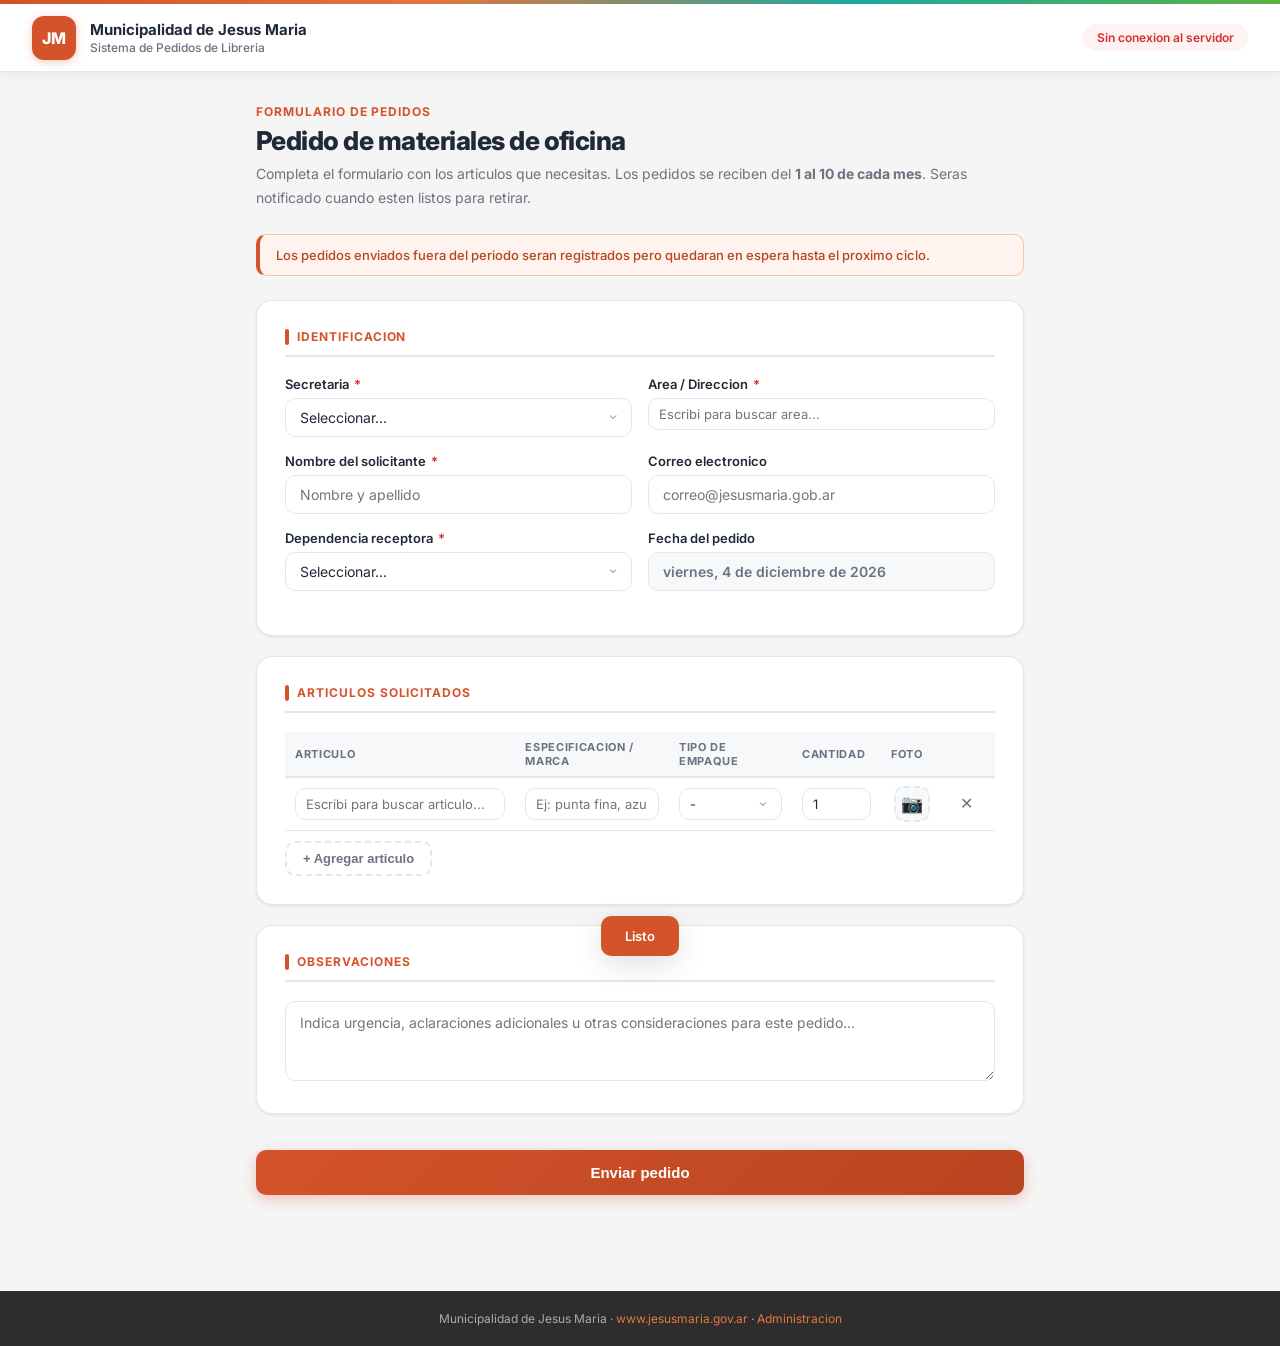
<file: index.html>
<!DOCTYPE html>
<html lang="es">
<head>
<meta charset="UTF-8" />
<meta name="viewport" content="width=device-width, initial-scale=1.0" />
<title>Pedido de Libreria - Municipalidad de Jesus Maria</title>
<meta property="og:title" content="Pedido de Libreria - Municipalidad de Jesus Maria" />
<meta property="og:description" content="Sistema de pedidos de materiales de oficina y libreria para la Municipalidad de Jesus Maria." />
<meta property="og:type" content="website" />
<meta name="description" content="Sistema de pedidos de materiales de oficina y libreria para la Municipalidad de Jesus Maria." />
<link href="https://fonts.googleapis.com/css2?family=Inter:wght@400;500;600;700;800&display=swap" rel="stylesheet">
<style>
  :root {
    --naranja:#D4532B;--naranja-oscuro:#B8441F;--naranja-claro:#E8763F;
    --naranja-bg:#FEF3EE;--naranja-border:#F6C5A8;
    --teal:#1DACA3;--teal-bg:#E6F8F7;--teal-border:#A3E0DC;
    --verde:#5FB445;--verde-bg:#EDF7E9;--verde-border:#B5D9A3;
    --rojo:#D32F2F;--rojo-bg:#FEF2F2;--rojo-border:#FFCDD2;
    --gris:#6B7280;--gris-claro:#F7F8FA;--gris-borde:#E5E7EB;
    --texto:#1F2937;--texto-sec:#6B7280;--blanco:#FFFFFF;
    --radio:10px;--radio-lg:16px;
    --sombra:0 1px 3px rgba(0,0,0,0.06),0 1px 2px rgba(0,0,0,0.04);
    --sombra-md:0 4px 16px rgba(0,0,0,0.08);
    --sombra-lg:0 8px 30px rgba(0,0,0,0.12);
  }
  *{box-sizing:border-box;margin:0;padding:0;}
  body{font-family:'Inter','Segoe UI',system-ui,sans-serif;background:#F5F5F5;color:var(--texto);font-size:15px;min-height:100vh;}
  .top-accent{height:4px;background:linear-gradient(90deg,var(--naranja),var(--naranja-claro),var(--teal),var(--verde));}
  .topbar{background:var(--blanco);padding:0 2rem;display:flex;align-items:center;justify-content:space-between;height:68px;position:sticky;top:0;z-index:100;box-shadow:0 2px 12px rgba(0,0,0,0.06);border-bottom:1px solid var(--gris-borde);}
  .topbar-left{display:flex;align-items:center;gap:14px;}
  .topbar-logo{width:44px;height:44px;border-radius:12px;background:var(--naranja);display:flex;align-items:center;justify-content:center;font-size:16px;font-weight:800;flex-shrink:0;color:white;box-shadow:0 2px 8px rgba(212,83,43,0.3);}
  .topbar-title{font-size:15px;font-weight:700;color:var(--texto);}
  .topbar-sub{font-size:12px;color:var(--texto-sec);margin-top:1px;font-weight:500;}
  .form-page{max-width:800px;margin:2rem auto;padding:0 1rem 3rem;}
  .form-header{margin-bottom:1.5rem;}
  .form-header .section-label{font-size:12px;font-weight:700;text-transform:uppercase;letter-spacing:0.08em;color:var(--naranja);margin-bottom:6px;}
  .form-header h1{font-size:26px;font-weight:800;color:var(--texto);letter-spacing:-0.02em;}
  .form-header p{font-size:14px;color:var(--texto-sec);margin-top:6px;line-height:1.7;}
  .notice{display:flex;align-items:center;gap:10px;background:var(--naranja-bg);border:1px solid var(--naranja-border);border-radius:var(--radio);padding:12px 16px;margin-bottom:1.5rem;font-size:13px;color:var(--naranja-oscuro);font-weight:500;border-left:4px solid var(--naranja);}
  .card{background:var(--blanco);border-radius:var(--radio-lg);border:1px solid var(--gris-borde);padding:1.75rem;margin-bottom:1.25rem;box-shadow:var(--sombra);}
  .card-title{font-size:12px;font-weight:700;color:var(--naranja);text-transform:uppercase;letter-spacing:0.08em;margin-bottom:1.2rem;padding-bottom:10px;border-bottom:2px solid var(--gris-borde);display:flex;align-items:center;gap:8px;}
  .card-title::before{content:'';width:4px;height:16px;background:var(--naranja);border-radius:2px;display:inline-block;}
  .grid-2{display:grid;grid-template-columns:1fr 1fr;gap:16px;}
  .field{margin-bottom:16px;}
  .field:last-child{margin-bottom:0;}
  label{display:block;font-size:13px;font-weight:600;color:var(--texto);margin-bottom:6px;}
  label .req{color:var(--rojo);margin-left:2px;}
  input[type=text],input[type=email],input[type=number],select,textarea{width:100%;padding:10px 14px;border:1.5px solid var(--gris-borde);border-radius:var(--radio);font-size:14px;font-family:inherit;color:var(--texto);background:var(--blanco);transition:border-color 0.2s,box-shadow 0.2s;outline:none;}
  input:focus,select:focus,textarea:focus{border-color:var(--naranja);box-shadow:0 0 0 3px rgba(212,83,43,0.1);}
  textarea{resize:vertical;min-height:80px;line-height:1.5;}
  select{appearance:none;background-image:url("data:image/svg+xml,%3Csvg xmlns='http://www.w3.org/2000/svg' width='12' height='12' viewBox='0 0 24 24' fill='none' stroke='%236b7280' stroke-width='2'%3E%3Cpolyline points='6 9 12 15 18 9'/%3E%3C/svg%3E");background-repeat:no-repeat;background-position:right 12px center;padding-right:32px;}
  .items-table{width:100%;border-collapse:collapse;font-size:13px;margin-bottom:10px;}
  .items-table th{text-align:left;font-size:11px;font-weight:700;color:var(--texto-sec);text-transform:uppercase;letter-spacing:0.06em;padding:8px 10px;background:var(--gris-claro);border-bottom:2px solid var(--gris-borde);}
  .items-table td{padding:8px 10px;border-bottom:1px solid var(--gris-borde);vertical-align:middle;}
  .items-table td select,.items-table td input{font-size:13px;padding:7px 10px;}
  .items-table td input[type=number]{max-width:80px;}
  .ac-wrap{position:relative;width:100%;}
  .ac-wrap input.ac-input{width:100%;padding:7px 10px;font-size:13px;border:1.5px solid var(--gris-borde);border-radius:var(--radio);font-family:inherit;color:var(--texto);background:var(--blanco);outline:none;transition:border-color 0.2s,box-shadow 0.2s;}
  .ac-wrap input.ac-input:focus{border-color:var(--naranja);box-shadow:0 0 0 3px rgba(212,83,43,0.1);}
  .ac-wrap input.ac-input.ac-selected{background:var(--verde-bg);border-color:var(--verde-border);}
  .ac-list{position:absolute;top:100%;left:0;right:0;background:white;border:1.5px solid var(--gris-borde);border-top:none;border-radius:0 0 var(--radio) var(--radio);max-height:220px;overflow-y:auto;z-index:50;box-shadow:var(--sombra-md);display:none;}
  .ac-list.open{display:block;}
  .ac-list .ac-item{padding:8px 12px;font-size:13px;cursor:pointer;border-bottom:1px solid var(--gris-borde);color:var(--texto);transition:background 0.1s;}
  .ac-list .ac-item:last-child{border-bottom:none;}
  .ac-list .ac-item:hover,.ac-list .ac-item.ac-active{background:var(--naranja-bg);color:var(--naranja);}
  .ac-list .ac-item mark{background:#FBBF24;color:var(--texto);border-radius:2px;padding:0 1px;}
  .ac-list .ac-empty{padding:12px;font-size:13px;color:var(--texto-sec);text-align:center;}
  .btn-icon{background:none;border:none;cursor:pointer;padding:5px 8px;border-radius:6px;color:var(--texto-sec);font-size:16px;line-height:1;transition:all 0.15s;}
  .btn-icon:hover{background:var(--rojo-bg);color:var(--rojo);}
  .photo-cell{text-align:center;}
  .photo-btn{display:inline-flex;align-items:center;justify-content:center;width:36px;height:36px;border:2px dashed var(--gris-borde);border-radius:var(--radio);background:var(--gris-claro);color:var(--texto-sec);cursor:pointer;font-size:18px;transition:all 0.2s;}
  .photo-btn:hover{border-color:var(--naranja);color:var(--naranja);background:var(--naranja-bg);}
  .photo-btn.has-photo{border-style:solid;border-color:var(--verde-border);background:var(--verde-bg);color:var(--verde);}
  .photo-preview{width:40px;height:40px;border-radius:var(--radio);object-fit:cover;border:1px solid var(--gris-borde);cursor:pointer;}
  .btn-add{display:inline-flex;align-items:center;gap:6px;font-size:13px;font-weight:600;padding:8px 16px;border:2px dashed var(--gris-borde);border-radius:var(--radio);background:transparent;color:var(--texto-sec);cursor:pointer;transition:all 0.2s;}
  .btn-add:hover{border-color:var(--naranja);color:var(--naranja);background:var(--naranja-bg);}
  .btn-primary{display:inline-flex;align-items:center;justify-content:center;gap:8px;padding:14px 28px;background:linear-gradient(135deg,var(--naranja),var(--naranja-oscuro));color:white;border:none;border-radius:var(--radio);font-size:15px;font-weight:700;cursor:pointer;transition:all 0.2s;width:100%;margin-top:1rem;box-shadow:0 4px 14px rgba(212,83,43,0.3);}
  .btn-primary:hover{background:linear-gradient(135deg,var(--naranja-oscuro),#9A3A17);box-shadow:0 6px 20px rgba(212,83,43,0.4);transform:translateY(-1px);}
  .btn-primary:disabled{opacity:0.6;cursor:not-allowed;transform:none;box-shadow:none;}
  .success-panel{display:none;background:var(--verde-bg);border:1px solid var(--verde-border);border-radius:var(--radio-lg);padding:2.5rem;text-align:center;margin-top:1rem;box-shadow:var(--sombra-md);}
  .success-panel .icon{font-size:52px;margin-bottom:14px;}
  .success-panel h2{font-size:22px;font-weight:800;color:var(--verde);margin-bottom:10px;}
  .success-panel p{font-size:14px;color:var(--texto-sec);margin-bottom:1.5rem;line-height:1.6;}
  .btn-secondary{display:inline-flex;align-items:center;gap:6px;padding:10px 20px;border:1.5px solid var(--gris-borde);border-radius:var(--radio);background:white;color:var(--texto);font-size:13px;font-weight:600;cursor:pointer;transition:all 0.2s;}
  .btn-secondary:hover{background:var(--gris-claro);border-color:var(--naranja);color:var(--naranja);}
  .conn-bar{font-size:12px;padding:6px 14px;border-radius:20px;font-weight:600;display:inline-flex;align-items:center;gap:6px;}
  .conn-ok{background:var(--verde-bg);color:var(--verde);}
  .conn-err{background:var(--rojo-bg);color:var(--rojo);}
  .conn-wait{background:var(--naranja-bg);color:var(--naranja);}
  .toast{position:fixed;bottom:24px;left:50%;transform:translateX(-50%) translateY(80px);background:var(--naranja);color:white;padding:12px 24px;border-radius:var(--radio);font-size:13px;font-weight:600;display:flex;align-items:center;gap:8px;transition:transform 0.3s ease;z-index:999;pointer-events:none;box-shadow:var(--sombra-lg);white-space:nowrap;}
  .toast.show{transform:translateX(-50%) translateY(0);}
  .footer{background:#2D2D2D;color:rgba(255,255,255,0.6);text-align:center;padding:20px;font-size:12px;margin-top:3rem;}
  .footer a{color:var(--naranja-claro);text-decoration:none;}
  @media(max-width:640px){
    @media(max-width:640px){
  .grid-2{grid-template-columns:1fr;}
  .topbar{padding:0 1rem;height:60px;}
  .topbar-sub{display:none;}
  .form-page{padding:0 0.75rem 2rem;margin-top:1.5rem;}

  /* Tabla de articulos en mobile: cada fila se apila */
  .items-table thead{display:none;}
  .items-table tbody tr{
    display:block;
    border:1.5px solid var(--gris-borde);
    border-radius:var(--radio);
    margin-bottom:12px;
    padding:10px;
    background:white;
  }
  .items-table td{
    display:block;
    border:none;
    padding:4px 0;
    font-size:13px;
  }
  .items-table td::before{
    content:attr(data-label);
    font-size:10px;
    font-weight:700;
    text-transform:uppercase;
    color:var(--texto-sec);
    display:block;
    margin-bottom:3px;
  }
  .items-table td input[type=number]{max-width:100%;}
  .photo-cell{display:flex;align-items:center;gap:10px;}
}
  }
</style>
</head>
<body>
<div class="top-accent"></div>
<div class="topbar">
  <div class="topbar-left">
    <div class="topbar-logo">JM</div>
    <div>
      <div class="topbar-title">Municipalidad de Jesus Maria</div>
      <div class="topbar-sub">Sistema de Pedidos de Libreria</div>
    </div>
  </div>
  <div id="conn-indicator" class="conn-bar conn-wait">Conectando...</div>
</div>

<div class="form-page">
  <div class="form-header">
    <div class="section-label">Formulario de pedidos</div>
    <h1>Pedido de materiales de oficina</h1>
    <p>Completa el formulario con los articulos que necesitas. Los pedidos se reciben del <strong>1 al 10 de cada mes</strong>. Seras notificado cuando esten listos para retirar.</p>
  </div>
  <div class="notice">Los pedidos enviados fuera del periodo seran registrados pero quedaran en espera hasta el proximo ciclo.</div>

  <div id="formulario-wrap">
    <div class="card">
      <div class="card-title">Identificacion</div>
      <div class="grid-2">
        <div class="field">
          <label>Secretaria <span class="req">*</span></label>
          <select id="f-secretaria">
            <option value="">Seleccionar...</option>
            <option>Intendencia</option>
            <option>Coordinacion de Gestion y Planificacion Estrategica</option>
            <option>Gobierno</option>
            <option>Promocion Humana</option>
            <option>Hacienda y Finanzas</option>
            <option>Desarrollo Urbano</option>
            <option>Asesoria Letrada</option>
          </select>
        </div>
        <div class="field">
          <label>Area / Direccion <span class="req">*</span></label>
          <div class="ac-wrap" id="ac-wrap-area">
            <input type="text" class="ac-input" id="f-area" placeholder="Escribi para buscar area..." autocomplete="off" data-value="" />
            <div class="ac-list" id="ac-list-area"></div>
          </div>
        </div>
      </div>
      <div class="grid-2">
        <div class="field">
          <label>Nombre del solicitante <span class="req">*</span></label>
          <input type="text" id="f-nombre" placeholder="Nombre y apellido" />
        </div>
        <div class="field">
          <label>Correo electronico</label>
          <input type="email" id="f-email" placeholder="correo@jesusmaria.gob.ar" />
        </div>
      </div>
      <div class="grid-2">
        <div class="field">
          <label>Dependencia receptora <span class="req">*</span></label>
          <select id="f-dependencia">
            <option value="">Seleccionar...</option>
            <option>Edificio Centro</option>
            <option>Obrador (Pa&ntilde;ol)</option>
            <option>Almafuerte 451 (ex Imei)</option>            
          </select>
        </div>
        <div class="field">
          <label>Fecha del pedido</label>
          <input type="text" id="f-fecha" readonly style="background:var(--gris-claro);color:var(--texto-sec);cursor:default;font-weight:600" />
        </div>
      </div>
    </div>

    <div class="card">
      <div class="card-title">Articulos solicitados</div>
      <table class="items-table">
        <thead>
          <tr>
            <th style="width:30%">Articulo</th>
            <th style="width:20%">Especificacion / Marca</th>
            <th style="width:16%">Tipo de empaque</th>
            <th style="width:10%">Cantidad</th>
            <th style="width:8%">Foto</th>
            <th style="width:6%"></th>
          </tr>
        </thead>
        <tbody id="items-body"></tbody>
      </table>
      <button class="btn-add" onclick="addItem()">+ Agregar articulo</button>
    </div>

    <div class="card">
      <div class="card-title">Observaciones</div>
      <textarea id="f-obs" placeholder="Indica urgencia, aclaraciones adicionales u otras consideraciones para este pedido..."></textarea>
    </div>

    <button class="btn-primary" id="btn-enviar" onclick="submitPedido()">Enviar pedido</button>
  </div>

  <div class="success-panel" id="success-panel">
    <div class="icon">&#10004;</div>
    <h2>Pedido enviado correctamente!</h2>
    <p>Tu pedido fue registrado y el area de compras lo recibira en breve.<br>Te avisaran cuando este listo para retirar.</p>
    <button class="btn-secondary" onclick="nuevoFormulario()">Hacer otro pedido</button>
  </div>
</div>

<div class="footer">Municipalidad de Jesus Maria &middot; <a href="https://www.jesusmaria.gov.ar" target="_blank">www.jesusmaria.gov.ar</a> &middot; <a href="admin.html">Administracion</a></div>
<div class="toast" id="toast"><span id="toast-msg">Listo</span></div>

<script>
// ════════════════════════════════════════════════
//  CONFIGURACION  ← PEGAR TU URL AQUI
// ════════════════════════════════════════════════
const SCRIPT_URL = 'https://script.google.com/macros/s/AKfycbyiQGeLGs8zdt7wj16E7m6LtKqf5S_pNrjds7FF7HkjdSuAB6dZZJF3uJkSgSU_jp02Rw/exec'

// ════════════════════════════════════════════════
const AREAS = [
  'Agencia de Desarrollo Economico','Apross','Asesoría letrada','Archivo','Bromatologia','Capital Humano - RRHH','CAM Sierras y Parques',
  'Compras','Contaduria','Control de Transito y Gestion de Riesgos','Comunicación','Direccion de Control de Gestion',
  'Direccion de Cultura','Direccion de Deporte','Direccion de Educacion',
  'Direccion de Innovacion y Modernizacion','Direccion de Politicas Sociales',
  'Direccion de Recursos Tributarios','Eventos y Promocion Institucional',
  'Gestion Ambiental, Higiene Urbana y Servicios Publicos','Inclusion (Ninez - Discapacidad)',
  'Intendencia','Mesa de Entrada','Obras Privadas','Obras Publicas','Participacion Ciudadana',
  'Registro Civil','Salud y Calidad de Vida','Saneamiento','Sanidad Animal',
  'Secretaria de Coordinacion y Planificacion Estrategica','Secretaria de Desarrollo Urbano',
  'Secretaria de Gobierno','Secretaria de Hacienda','Secretaria de Promocion Humana',
  'Secretaria General','Sistemas','SubSecretaria de Gobierno','Tesoreria','Turismo',
  'Unidad de Politicas de Genero',  'Tribunal de Falta'
];

const CATALOGO_DEFAULT = [
  "1003042494 - Abrochadora","1003109375 - Abrojo","1003112199 - Acrilico decorativo * 200cc",
  "1003111967 - Acrilico decorativo * 50cc","1003047256 - Acuarela","1003112201 - Adhesivo mod podge * 200cc",
  "1003060232 - Adhesivo sintetico blanco","1003112203 - Adhesivo sintetico con glitter * 38 grs",
  "1003099679 - Adhesivo sintetico en barra","1003108641 - Adhesivo sintetico transparente",
  "1003033148 - Agenda","1003112309 - Aguja de coser a mano","1003112310 - Aguja para maquina de coser n 11",
  "1003112311 - Aguja para maquina de coser n 14","1003110988 - Alfiler con cabeza de metal niquelado",
  "1003064201 - Alfiler de gancho","1003094863 - Alfilere con cabeza colore","1003108083 - Almohadilla",
  "1003112202 - Antifaz de carton con elastico","1003110172 - Arcilla","1003111943 - Aro metalico para carpeta",
  "1003049739 - Asta de madera","1003107232 - Banda elastica latex","1003111936 - Banda para escolta",
  "1003111185 - Bandeja apilable con bisagra","1003083004 - Bandeja portapapeles metalica",
  "1003023798 - Bandera","1003106853 - Banderin de mano","1003110042 - Barra de silicona para pistola",
  "1003111968 - Base acrilica * 200cc","1003112175 - Bastidor de tela","1003112302 - Bengala de humo",
  "1003013765 - Bibliorato oficio reforzado","1003041968 - Block 24 hojas dibujo oficio",
  "1003020607 - Block 400 hojas cuadriculado","1003011783 - Block 48 hojas rayado",
  "1003080242 - Block de hojas para rotafolio","1003111942 - Block hojas de dibujo a5",
  "1003112271 - Block hojas oficio para acuarelas * 12 unidades","1003112206 - Bobina de papel sulfito",
  "1003112256 - Boligrafo color negro","1003103125 - Bolsa boutique de 25 * 35 cm",
  "1003112280 - Bolsa de celofan transparente 30cm * 45cm * 100 unidades",
  "1003112281 - Bolsa de tela mecanica 20 * 15 cm","1003108266 - Bolsa kraft c/manija",
  "1003112279 - Bolsa transparente p/ regalo 25cm * 25cm","1003075181 - Borrador para pizarra",
  "1003112207 - Brillantina * 4 grs","1003112205 - Brillantina * 8 grs","1003075231 - Broche aprieta papel",
  "1003109392 - Broche dorado n 4 mariposa * 100 un","1003082892 - Broche para abrochadora 10/50",
  "1003051338 - Broche para abrochadora 24/6","1003022629 - Caja archivo de carton triplex",
  "1003047247 - Caja archivo plastica","1003095934 - Caja de carton para archivo 26cm * 32cm * 45cm",
  "1003072650 - Caja de carton para regalo","1003112236 - Caja empanada micro * 100",
  "1003112306 - Calculadora cientifica","1003017828 - Calendario","1003112283 - Canica * 50 unidades",
  "1003018665 - Canutillo","1003050629 - Caratula para expediente","1003108946 - Carpeta a4 tapa transparente",
  "1003108357 - Carpeta colgante de carton","1003112266 - Carpeta colgante de plastico tamano oficio",
  "1003047961 - Carpeta oficio con compartimientos","1003060449 - Carpeta oficio tapa transparente",
  "1003038515 - Carpeta oficio de cartulina","1003111941 - Carton corrugado",
  "1003112286 - Carton gris 70cm* 100cm * 2.5mm","1003027344 - Cartulina",
  "1003110906 - Cera para contar billetes","1003057878 - Chinches * 100 un","1003112259 - Cinta bifaz",
  "1003045705 - Cinta correctora","1003057875 - Cinta de embalar 48 mm * 50 mt transparente",
  "1003112012 - Cinta falletina de 1.40 * 10 mtrs","1003112013 - Cinta falletina de 1.40 * 50 mtrs",
  "1003112210 - Cinta gross * 10mm","1003014978 - Cinta magica","1003072381 - Cinta ribbonette",
  "1003038530 - Cinta scotch pequena","1003112272 - Cinta scoth transparente 24 mm * 50 mtrs",
  "1003031148 - Clips metal n 4 * 100 un","1003107238 - Clips metal n 5 * 100 un",
  "1003058458 - Clips metal n 6 * 100 un","1003107239 - Clips metal n 8 * 100 un",
  "1003112294 - Colorante liquido * 50 cc","1003112304 - Compas escolar metalico de 115 mm",
  "1003015026 - Cordel porta credencial c/mosqueton","1003015635 - Crayones * 6 un",
  "1003051420 - Cuaderno 16*21 cm","1003088808 - Cuaderno forrado 9 * 14 cm con boligrafo",
  "1003051419 - Cuaderno oficio","1003112269 - Cuerina","1003111989 - Delineador vitral * 40cc",
  "1003042051 - Diccionario espanol-espanol","1003039494 - Diccionario espanol-ingles",
  "1003089097 - Elastico 6 mm * 100 mt","1003112261 - Escuadra de madera para modista * 60 cm",
  "1003112295 - Esencia liquida concentrada al agua * 500 cc","1003045130 - Etiqueta para lomo de bibliorato",
  "1003111978 - Exhibidor carpeta laminas decoupage * 80 motivos",
  "1003111980 - Exhibidor carpeta laminas sublimacion * 40 motivos",
  "1003111979 - Exhibidor carpeta stencil * 190 motivos","1003108087 - Fibra permanente",
  "1003004172 - Fibras * 12 un","1003108086 - Folio a4","1003035833 - Folio oficio",
  "1003112212 - Fotocopias","1003111990 - Gel para transferencia * 180cc","1003069148 - Gibre purpurina",
  "1003049204 - Globo","1003109373 - Globo pinata","1003082276 - Goma de borrar",
  "1003027206 - Goma eva","1003039059 - Goma eva estampada","1003112296 - Guillotina manual para papel",
  "1003112300 - Harina de madera de pino","1003112288 - Hilo cinta","1003067671 - Hilo de algodon 33 gr",
  "1003112273 - Hilo de algodon 40 gr","1003072385 - Hilo de coser","1003112312 - Hilo de filamento",
  "1003074549 - Hilo de nylon","1003112274 - Hilo de papel * 4mm * 100 mtrs",
  "1003112258 - Hilo polietileno 2.5 mm","1003038186 - Hilo sisal",
  "1003112305 - Hoja tamano rivadavia cuadriculada en paquete * 48","1003112001 - Iman 5 cm de diametro",
  "1003112265 - Kit * 12 pinceles punta chata","1003112263 - Kit * 12 pinceles punta redonda",
  "1003112264 - Kit * 6 pinceles punta chata","1003112262 - Kit * 6 pinceles punta redonda",
  "1003112291 - Kit de geometria escolar","1003112290 - Kit de geometria para pizarron de madera",
  "1003112276 - Kit*4 pinceletas punta chata","1003111974 - Laca poliuretanica 100 cc",
  "1003112120 - Lamina de acetato 50 * 70 cm","1003110624 - Lapicera azul trazo fino",
  "1003059051 - Lapicera azul trazo grueso","1003110625 - Lapicera negra trazo fino",
  "1003110623 - Lapicera negra trazo grueso","1003110622 - Lapicera roja trazo grueso",
  "1003110989 - Lapicera verde trazo fino","1003059053 - Lapiceras roja trazo fino",
  "1003061204 - Lapiz corrector","1003044223 - Lapiz de color * 12 un","1003049513 - Lapiz goma con escobilla",
  "1003003601 - Lapiz negro","1003005772 - Lapiz portamina","1003075949 - Lapiz portamina n 05",
  "1003112204 - Lentejuela cube 8 mm * 250 grs","1003112208 - Lentejuela cube 8 mm * 3 grs",
  "1003033189 - Libro artistico","1003105711 - Libro de actas * 100 folios",
  "1003023727 - Libro de actas * 200 folios","1003112260 - Libro de actas * 400 folios",
  "1003068231 - Libro de lectura infantil","1003072802 - Libro de texto",
  "1003111996 - Liquido para sublimar * 100cc","1003109687 - Maquillaje artistico",
  "1003045748 - Marcador al agua","1003048266 - Marcador al esmalte","1003110175 - Marcador indeleble",
  "1003033151 - Marcador para pizarra punta redonda","1003081340 - Microfibra",
  "1003081040 - Mina 0.5 mm p/portamina","1003112287 - Mini gomitas de pelo colores surtidos * 100",
  "1003111982 - Mod podge * 200 g","1003112297 - Molde para sahumerio cono invertido",
  "1003112298 - Molde para sahumerio esfera","1003112299 - Molde para sahumerio espiral",
  "1003111025 - Molinete de viento","1003042409 - Nepaco plastico * 50 un",
  "1003112301 - Nitrato de potasio polvo","1003014066 - Nota adhesiva 38*50 mm * 100 hojas",
  "1003051426 - Nota adhesiva 76*76 mm * 100 hojas","1003008880 - Nylon 1.40 mt 250 micrones",
  "1003112284 - Ojos moviles n 12 * 100 unidades","1003112285 - Ovillo de lana multicolor",
  "1003111988 - Oxido real * 3 ltrs","1003109835 - Palito de helado","1003021859 - Papel afiche",
  "1003112109 - Papel carbonico","1003072329 - Papel celofan","1003058282 - Papel crepe",
  "1003108609 - Papel de barrilete","1003004375 - Papel de forrar","1003021868 - Papel glace",
  "1003112292 - Papel grafiado","1003049247 - Papel madera","1003108976 - Papel para plotter",
  "1003108583 - Papel sulfito","1003111977 - Pasta de modelar * 200 cc","1003111976 - Pasta flexible * 200 cc",
  "1003111981 - Pasta petrea * 3 kgs","1003057161 - Perforadora","1003111951 - Pick up roller",
  "1003111991 - Pincel taponador n 10","1003111992 - Pincel taponador n 6",
  "1003111985 - Pintura vintage * 200 cc","1003111970 - Pintura vitral * 32cc",
  "1003035830 - Pistola para pegamento","1003112308 - Pizarra blanca 0.80 * 1 mt",
  "1003087491 - Pizarra blanca 1.20*0.90 mt","1003051431 - Pizarra blanca 1.20*1.50 mt",
  "1003038639 - Pizarra corcho","1003112209 - Plancha de corcho 45cm * 30cm * 4 mm",
  "1003112154 - Plancha de corcho 45cm * 60cm * 4 mm","1003075312 - Plancha de iman autoadhesivo a4",
  "1003065115 - Plancha de ojalillo","1003049245 - Plancha de plastico corrugado",
  "1003049669 - Plancha para plastificar","1003092169 - Plumas sinteticas * 50 un",
  "1003108864 - Porcelana fria","1003086906 - Porta block sujetador con tapa y clip a4",
  "1003097844 - Porta cinta scotch","1003112257 - Portataco","1003093679 - Pulsera de papel tyvek",
  "1003112211 - Pulsera magica fluo 22x3cm","1003035821 - Registro de asistencia escolar",
  "1003008818 - Regla","1003035013 - Repuesto de agenda","1003112303 - Repuesto de boligrafo",
  "1003038521 - Resaltador","1003107112 - Resma papel a3","1003011026 - Resma papel a4",
  "1003068351 - Resma papel legal","1003112275 - Resma papel obra","1003063983 - Rodillo entintador",
  "1003112278 - Rollo de elastico de embutir 1 cm (8mm) * 50 metros",
  "1003045380 - Rollo de papel p/maquina sumadora 57 mm","1003108088 - Rollo de papel p/maquina sumadora 60 mm",
  "1003080241 - Rotafolio con soporte","1003018119 - Rotulo adhesivo mediano s/renglon",
  "1003075946 - Saca gancho","1003052976 - Sacapuntas","1003032118 - Sello",
  "1003111995 - Sello bajo relieve","1003110221 - Senalador de pagina adhesivo de colores",
  "1003099470 - Separador cartulina a4","1003000719 - Separador cartulina oficio",
  "1003112277 - Sobre blanco a4 100gr","1003112000 - Sobre papel blanco 16*11.5 cm",
  "1003112289 - Sobre papel blanco 23,5 * 12 cm","1003112307 - Sobre papel madera 13 * 19 cm",
  "1003060241 - Sobre papel madera a4","1003108092 - Sobre papel madera doble oficio",
  "1003108091 - Sobre papel madera oficio","1003108093 - Sobre papel madera pequeno (19*24 cm)",
  "1003075311 - Tabla acrilica porta block a4","1003039812 - Tabla sujeta papeles",
  "1003033377 - Taco calendario","1003112213 - Tela friselina","1003027443 - Tela hule * 1.40 mt ancho",
  "1003032692 - Tempera","1003112267 - Test wppsi iv + rompecabezas de madera + cubos khos",
  "1003015869 - Tijera","1003019482 - Tinta para marcador","1003033745 - Tinta para sello",
  "1003082904 - Tiza blanca","1003108936 - Tiza de color","1003038667 - Trincheta (cutter)",
  "1003112293 - Varilla madera pino natural * 23 cm","1003112282 - Varilla porta globo * 50 unidades",
  "1003112270 - Vela","1003092827 - Vela de 200 gr","1003060472 - Vela de cumpleano",
  "1003112096 - Vela de noche blanca larga duracion 1.5 cm* 3.5 cm","1003112268 - Wisc v + cubos kohs"
];

let articulos = [...CATALOGO_DEFAULT];
let itemCount = 0;

async function apiCall(params) {
  const url = SCRIPT_URL + '?t=' + Date.now();
  const resp = await fetch(url, {
    method: 'POST',
    body: JSON.stringify(params)
  });
  return await resp.json();
}

async function init() {
  setConn('wait', 'Conectando...');
  try {
    const r = await apiCall({ action: 'get_catalogo' });
    if (r.ok && r.catalogo && r.catalogo.length) articulos = r.catalogo;
    setConn('ok', 'Conectado');
  } catch(e) {
    setConn('err', 'Sin conexion al servidor');
  }
  const hoy = new Date();
  document.getElementById('f-fecha').value =
    hoy.toLocaleDateString('es-AR', { weekday:'long', year:'numeric', month:'long', day:'numeric' });
  setupFieldAutocomplete('f-area','ac-list-area','ac-wrap-area', AREAS);
  addItem();
}

function setConn(type, msg) {
  const el = document.getElementById('conn-indicator');
  el.className = 'conn-bar conn-' + type;
  el.textContent = msg;
}

function addItem() {
  itemCount++;
  const id = itemCount;
  const tbody = document.getElementById('items-body');
  const tr = document.createElement('tr');
  tr.id = 'item-row-' + id;
  tr.innerHTML = `  
    <td data-label="Articulo"><div class="ac-wrap" id="ac-wrap-${id}">
      <input type="text" class="ac-input" placeholder="Escribi para buscar articulo..." autocomplete="off" data-value="" id="ac-input-${id}" />
      <div class="ac-list" id="ac-list-${id}"></div>
    </div></td>
    <td data-label="Especificacion / Marca"><input type="text" placeholder="Ej: punta fina, azul, N5..." /></td>
    <td data-label="Tipo de empaque"><select>
      <option value="">-</option>
      <option>Unidad</option><option>Caja</option><option>Resma</option>
      <option>Pack</option><option>Rollo</option><option>Block</option>
      <option>Par</option><option>Set</option><option>Bolsa</option><option>Metro</option>
    </select></td>
    <td data-label="Cantidad"><input type="number" min="1" value="1" /></td>
    <td data-label="Foto" class="photo-cell">
      <input type="file" accept="image/*" id="photo-input-${id}" style="display:none" onchange="previewPhoto(${id},this)" />
      <div id="photo-preview-${id}">
        <button type="button" class="photo-btn" onclick="document.getElementById('photo-input-${id}').click()" title="Agregar foto">&#128247;</button>
      </div>
    </td>
    <td data-label=""><button class="btn-icon" onclick="document.getElementById('item-row-${id}').remove()" title="Quitar">&#10005;</button></td>
  `;
  tbody.appendChild(tr);
  setupAutocomplete(id);
}

function setupFieldAutocomplete(inputId, listId, wrapId, options) {
  const input = document.getElementById(inputId);
  const list  = document.getElementById(listId);
  let activeIdx = -1;
  function renderList(query) {
    const q = query.toLowerCase().trim();
    let filtered = q ? options.filter(a => a.toLowerCase().includes(q)) : options;
    if (!filtered.length) { list.innerHTML = '<div class="ac-empty">No se encontraron resultados</div>'; list.classList.add('open'); return; }
    list.innerHTML = filtered.map((a,i) => {
      let display = a;
      if (q) { const idx = a.toLowerCase().indexOf(q); if (idx>=0) display = a.substring(0,idx)+'<mark>'+a.substring(idx,idx+q.length)+'</mark>'+a.substring(idx+q.length); }
      return `<div class="ac-item" data-value="${a.replace(/"/g,'&quot;')}">${display}</div>`;
    }).join('');
    list.classList.add('open'); activeIdx = -1;
  }
  function selectItem(v) { input.value=v; input.dataset.value=v; input.classList.add('ac-selected'); list.classList.remove('open'); }
  input.addEventListener('input', function(){ input.dataset.value=''; input.classList.remove('ac-selected'); renderList(this.value); });
  input.addEventListener('focus', function(){ renderList(this.value); });
  input.addEventListener('keydown', function(e){
    const items = list.querySelectorAll('.ac-item');
    if(e.key==='ArrowDown'){e.preventDefault();activeIdx=Math.min(activeIdx+1,items.length-1);items.forEach((el,i)=>el.classList.toggle('ac-active',i===activeIdx));if(items[activeIdx])items[activeIdx].scrollIntoView({block:'nearest'});}
    else if(e.key==='ArrowUp'){e.preventDefault();activeIdx=Math.max(activeIdx-1,0);items.forEach((el,i)=>el.classList.toggle('ac-active',i===activeIdx));if(items[activeIdx])items[activeIdx].scrollIntoView({block:'nearest'});}
    else if(e.key==='Enter'){e.preventDefault();if(activeIdx>=0&&items[activeIdx])selectItem(items[activeIdx].dataset.value);}
    else if(e.key==='Escape')list.classList.remove('open');
  });
  list.addEventListener('click', function(e){ const item=e.target.closest('.ac-item'); if(item)selectItem(item.dataset.value); });
  document.addEventListener('click', function(e){ if(!e.target.closest('#'+wrapId))list.classList.remove('open'); });
}

function setupAutocomplete(id) {
  const input = document.getElementById('ac-input-'+id);
  const list  = document.getElementById('ac-list-'+id);
  let activeIdx = -1;
  function renderList(query) {
    const q = query.toLowerCase().trim();
    let filtered = q ? articulos.filter(a=>a.toLowerCase().includes(q)) : articulos;
    if (!filtered.length) { list.innerHTML='<div class="ac-empty">No se encontraron articulos</div>'; list.classList.add('open'); return; }
    const maxShow = 50;
    list.innerHTML = filtered.slice(0,maxShow).map((a,i)=>{
      let display=a;
      if(q){const idx=a.toLowerCase().indexOf(q);if(idx>=0)display=a.substring(0,idx)+'<mark>'+a.substring(idx,idx+q.length)+'</mark>'+a.substring(idx+q.length);}
      return `<div class="ac-item" data-value="${a.replace(/"/g,'&quot;')}">${display}</div>`;
    }).join('');
    if(filtered.length>maxShow) list.innerHTML+=`<div class="ac-empty">...y ${filtered.length-maxShow} mas. Segui escribiendo.</div>`;
    list.classList.add('open'); activeIdx=-1;
  }
  function selectItem(v){ input.value=v; input.dataset.value=v; input.classList.add('ac-selected'); list.classList.remove('open'); }
  input.addEventListener('input',function(){ input.dataset.value=''; input.classList.remove('ac-selected'); renderList(this.value); });
  input.addEventListener('focus',function(){ renderList(this.value); });
  input.addEventListener('keydown',function(e){
    const items=list.querySelectorAll('.ac-item');
    if(e.key==='ArrowDown'){e.preventDefault();activeIdx=Math.min(activeIdx+1,items.length-1);items.forEach((el,i)=>el.classList.toggle('ac-active',i===activeIdx));if(items[activeIdx])items[activeIdx].scrollIntoView({block:'nearest'});}
    else if(e.key==='ArrowUp'){e.preventDefault();activeIdx=Math.max(activeIdx-1,0);items.forEach((el,i)=>el.classList.toggle('ac-active',i===activeIdx));if(items[activeIdx])items[activeIdx].scrollIntoView({block:'nearest'});}
    else if(e.key==='Enter'){e.preventDefault();if(activeIdx>=0&&items[activeIdx])selectItem(items[activeIdx].dataset.value);}
    else if(e.key==='Escape')list.classList.remove('open');
  });
  list.addEventListener('click',function(e){const item=e.target.closest('.ac-item');if(item)selectItem(item.dataset.value);});
  document.addEventListener('click',function(e){if(!e.target.closest('#ac-wrap-'+id))list.classList.remove('open');});
}

function resizeImage(file, maxW, maxH) {
  return new Promise((resolve) => {
    const reader = new FileReader();
    reader.onload = function(e) {
      const img = new Image();
      img.onload = function() {
        const canvas = document.createElement('canvas');
        let w = img.width, h = img.height;
        if (w > maxW || h > maxH) {
          const ratio = Math.min(maxW/w, maxH/h);
          w = Math.round(w*ratio); h = Math.round(h*ratio);
        }
        canvas.width = w; canvas.height = h;
        canvas.getContext('2d').drawImage(img, 0, 0, w, h);
        resolve(canvas.toDataURL('image/jpeg', 0.7));
      };
      img.src = e.target.result;
    };
    reader.readAsDataURL(file);
  });
}

function previewPhoto(id, input) {
  const file = input.files[0];
  if (!file) return;
  resizeImage(file, 400, 400).then(dataUrl => {
    const container = document.getElementById('photo-preview-'+id);
    container.innerHTML = `<img src="${dataUrl}" class="photo-preview" onclick="document.getElementById('photo-input-${id}').click()" title="Cambiar foto" />`;
    container.dataset.photo = dataUrl;
  });
}

function getItems() {
  return [...document.querySelectorAll('#items-body tr')].reduce((acc,row)=>{
    const acInput = row.querySelector('.ac-input');
    const artValue = acInput ? acInput.dataset.value : '';
    const esp = row.querySelectorAll('input[type=text]')[1];
    const empaque = row.querySelector('select');
    const cant = row.querySelector('input[type=number]');
    const photoContainer = row.querySelector('[id^="photo-preview-"]');
    const foto = photoContainer ? (photoContainer.dataset.photo || '') : '';
    if (artValue) acc.push({ articulo:artValue, especificacion:esp?.value||'', empaque:empaque?.value||'', cantidad:parseInt(cant?.value)||1, foto:foto });
    return acc;
  }, []);
}

async function submitPedido() {
  const sec    = document.getElementById('f-secretaria').value;
  const area   = document.getElementById('f-area').dataset.value || '';
  const nombre = document.getElementById('f-nombre').value.trim();
  const email  = document.getElementById('f-email').value.trim();
  const obs    = document.getElementById('f-obs').value.trim();
  const items  = getItems();

  const dependencia = document.getElementById('f-dependencia').value;

  if (!sec)          { alert('Selecciona la Secretaria.'); return; }
  if (!area)         { alert('Selecciona el Area.'); return; }
  if (!dependencia)  { alert('Selecciona la Dependencia receptora.'); return; }
  if (!nombre)       { alert('Ingresa el nombre del solicitante.'); return; }
  if (!items.length) { alert('Agrega al menos un articulo.'); return; }

  const btn = document.getElementById('btn-enviar');
  btn.disabled = true;
  btn.textContent = 'Guardando...';

  const now = new Date();
  try {
    const r = await apiCall({
      action: 'guardar_pedido',
      fecha:  now.toLocaleDateString('es-AR'),
      hora:   now.toLocaleTimeString('es-AR',{hour:'2-digit',minute:'2-digit'}),
      secretaria: sec, area, nombre, email, observaciones: obs,
      dependencia: dependencia,
      items: JSON.stringify(items)
    });
    btn.disabled = false;
    btn.textContent = 'Enviar pedido';
    if (r.ok) {
      document.getElementById('formulario-wrap').style.display = 'none';
      document.getElementById('success-panel').style.display   = 'block';
    } else {
      alert('Error al guardar: ' + (r.error || 'intenta de nuevo'));
    }
  } catch(e) {
    btn.disabled = false;
    btn.textContent = 'Enviar pedido';
    alert('Error de conexion. Verifica tu internet e intenta de nuevo.');
  }
}

function nuevoFormulario() {
  document.getElementById('formulario-wrap').style.display = 'block';
  document.getElementById('success-panel').style.display  = 'none';
  ['f-secretaria','f-dependencia','f-nombre','f-email','f-obs'].forEach(id=>{
    const el=document.getElementById(id);
    el.tagName==='SELECT'?el.selectedIndex=0:el.value='';
  });
  const a=document.getElementById('f-area'); a.value=''; a.dataset.value=''; a.classList.remove('ac-selected');
  document.getElementById('items-body').innerHTML='';
  itemCount=0; addItem();
}

function showToast(msg){ const t=document.getElementById('toast'); document.getElementById('toast-msg').textContent=msg; t.classList.add('show'); setTimeout(()=>t.classList.remove('show'),3000); }

init();
</script>
</body>
</html>
</file>
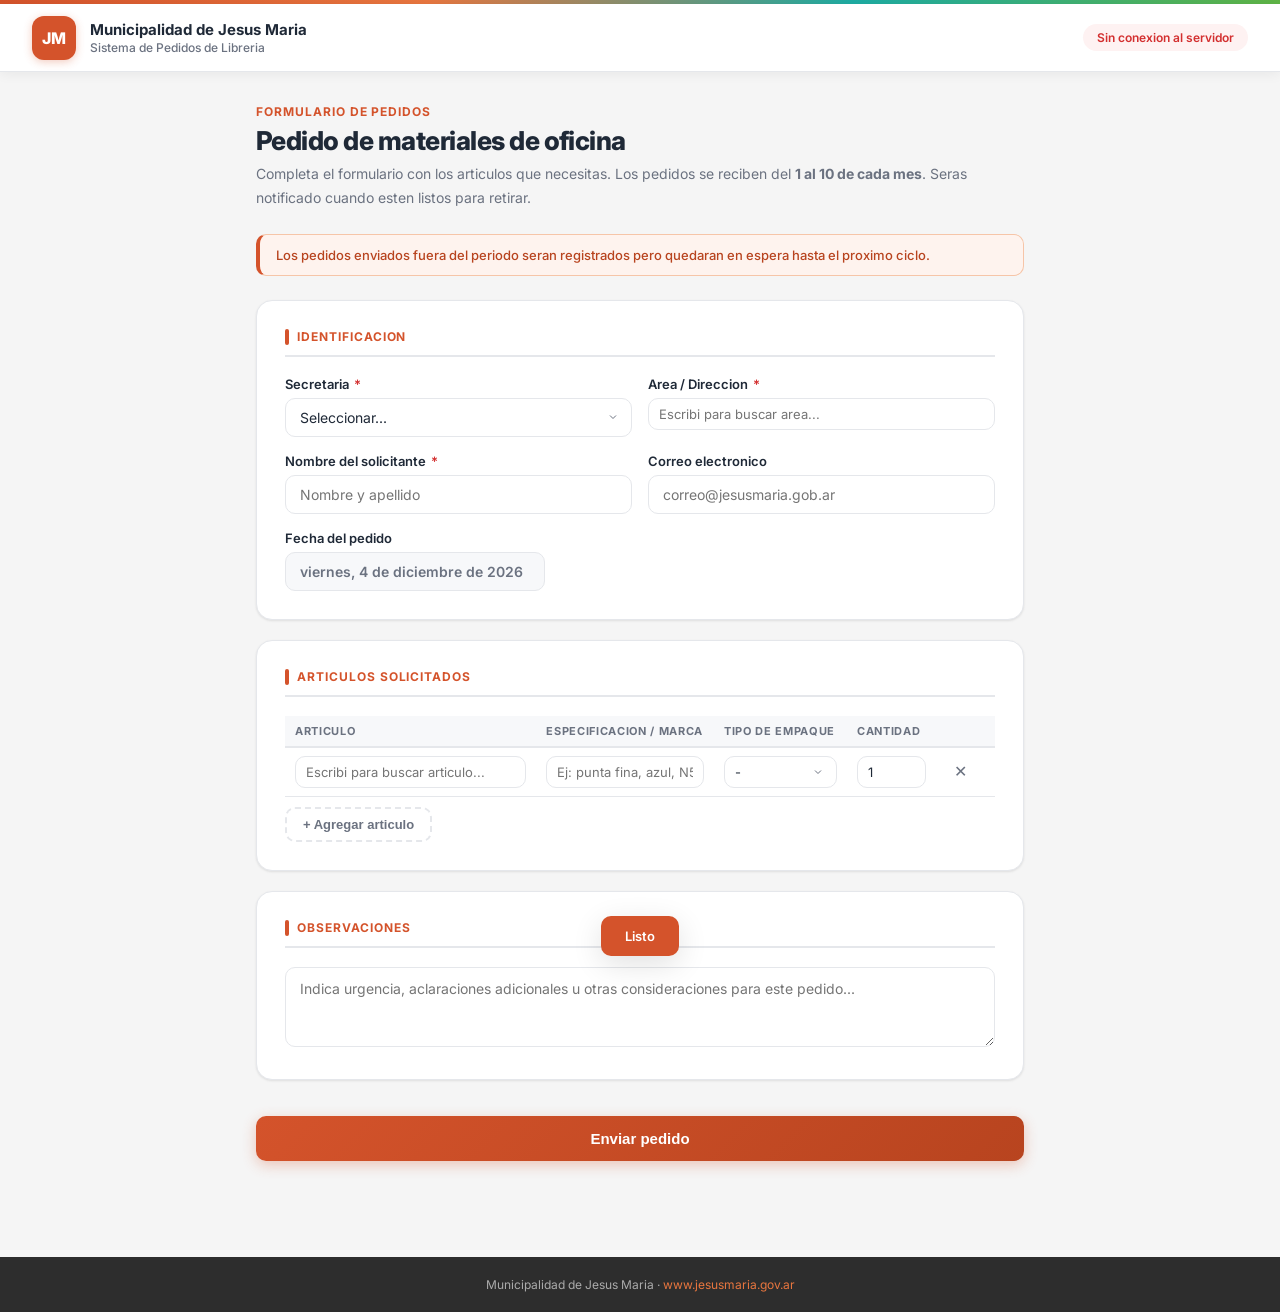
<file: formulario_pedidos (8).html>
<!DOCTYPE html>
<html lang="es">
<head>
<meta charset="UTF-8" />
<meta name="viewport" content="width=device-width, initial-scale=1.0" />
<title>Pedido de Libreria - Municipalidad de Jesus Maria</title>
<meta property="og:title" content="Pedido de Libreria - Municipalidad de Jesus Maria" />
<meta property="og:description" content="Sistema de pedidos de materiales de oficina y libreria para la Municipalidad de Jesus Maria." />
<meta property="og:type" content="website" />
<meta name="description" content="Sistema de pedidos de materiales de oficina y libreria para la Municipalidad de Jesus Maria." />
<link href="https://fonts.googleapis.com/css2?family=Inter:wght@400;500;600;700;800&display=swap" rel="stylesheet">
<style>
  :root {
    --naranja:#D4532B;--naranja-oscuro:#B8441F;--naranja-claro:#E8763F;
    --naranja-bg:#FEF3EE;--naranja-border:#F6C5A8;
    --teal:#1DACA3;--teal-bg:#E6F8F7;--teal-border:#A3E0DC;
    --verde:#5FB445;--verde-bg:#EDF7E9;--verde-border:#B5D9A3;
    --rojo:#D32F2F;--rojo-bg:#FEF2F2;--rojo-border:#FFCDD2;
    --gris:#6B7280;--gris-claro:#F7F8FA;--gris-borde:#E5E7EB;
    --texto:#1F2937;--texto-sec:#6B7280;--blanco:#FFFFFF;
    --radio:10px;--radio-lg:16px;
    --sombra:0 1px 3px rgba(0,0,0,0.06),0 1px 2px rgba(0,0,0,0.04);
    --sombra-md:0 4px 16px rgba(0,0,0,0.08);
    --sombra-lg:0 8px 30px rgba(0,0,0,0.12);
  }
  *{box-sizing:border-box;margin:0;padding:0;}
  body{font-family:'Inter','Segoe UI',system-ui,sans-serif;background:#F5F5F5;color:var(--texto);font-size:15px;min-height:100vh;}
  .top-accent{height:4px;background:linear-gradient(90deg,var(--naranja),var(--naranja-claro),var(--teal),var(--verde));}
  .topbar{background:var(--blanco);padding:0 2rem;display:flex;align-items:center;justify-content:space-between;height:68px;position:sticky;top:0;z-index:100;box-shadow:0 2px 12px rgba(0,0,0,0.06);border-bottom:1px solid var(--gris-borde);}
  .topbar-left{display:flex;align-items:center;gap:14px;}
  .topbar-logo{width:44px;height:44px;border-radius:12px;background:var(--naranja);display:flex;align-items:center;justify-content:center;font-size:16px;font-weight:800;flex-shrink:0;color:white;box-shadow:0 2px 8px rgba(212,83,43,0.3);}
  .topbar-title{font-size:15px;font-weight:700;color:var(--texto);}
  .topbar-sub{font-size:12px;color:var(--texto-sec);margin-top:1px;font-weight:500;}
  .form-page{max-width:800px;margin:2rem auto;padding:0 1rem 3rem;}
  .form-header{margin-bottom:1.5rem;}
  .form-header .section-label{font-size:12px;font-weight:700;text-transform:uppercase;letter-spacing:0.08em;color:var(--naranja);margin-bottom:6px;}
  .form-header h1{font-size:26px;font-weight:800;color:var(--texto);letter-spacing:-0.02em;}
  .form-header p{font-size:14px;color:var(--texto-sec);margin-top:6px;line-height:1.7;}
  .notice{display:flex;align-items:center;gap:10px;background:var(--naranja-bg);border:1px solid var(--naranja-border);border-radius:var(--radio);padding:12px 16px;margin-bottom:1.5rem;font-size:13px;color:var(--naranja-oscuro);font-weight:500;border-left:4px solid var(--naranja);}
  .card{background:var(--blanco);border-radius:var(--radio-lg);border:1px solid var(--gris-borde);padding:1.75rem;margin-bottom:1.25rem;box-shadow:var(--sombra);}
  .card-title{font-size:12px;font-weight:700;color:var(--naranja);text-transform:uppercase;letter-spacing:0.08em;margin-bottom:1.2rem;padding-bottom:10px;border-bottom:2px solid var(--gris-borde);display:flex;align-items:center;gap:8px;}
  .card-title::before{content:'';width:4px;height:16px;background:var(--naranja);border-radius:2px;display:inline-block;}
  .grid-2{display:grid;grid-template-columns:1fr 1fr;gap:16px;}
  .field{margin-bottom:16px;}
  .field:last-child{margin-bottom:0;}
  label{display:block;font-size:13px;font-weight:600;color:var(--texto);margin-bottom:6px;}
  label .req{color:var(--rojo);margin-left:2px;}
  input[type=text],input[type=email],input[type=number],select,textarea{width:100%;padding:10px 14px;border:1.5px solid var(--gris-borde);border-radius:var(--radio);font-size:14px;font-family:inherit;color:var(--texto);background:var(--blanco);transition:border-color 0.2s,box-shadow 0.2s;outline:none;}
  input:focus,select:focus,textarea:focus{border-color:var(--naranja);box-shadow:0 0 0 3px rgba(212,83,43,0.1);}
  textarea{resize:vertical;min-height:80px;line-height:1.5;}
  select{appearance:none;background-image:url("data:image/svg+xml,%3Csvg xmlns='http://www.w3.org/2000/svg' width='12' height='12' viewBox='0 0 24 24' fill='none' stroke='%236b7280' stroke-width='2'%3E%3Cpolyline points='6 9 12 15 18 9'/%3E%3C/svg%3E");background-repeat:no-repeat;background-position:right 12px center;padding-right:32px;}
  .items-table{width:100%;border-collapse:collapse;font-size:13px;margin-bottom:10px;}
  .items-table th{text-align:left;font-size:11px;font-weight:700;color:var(--texto-sec);text-transform:uppercase;letter-spacing:0.06em;padding:8px 10px;background:var(--gris-claro);border-bottom:2px solid var(--gris-borde);}
  .items-table td{padding:8px 10px;border-bottom:1px solid var(--gris-borde);vertical-align:middle;}
  .items-table td select,.items-table td input{font-size:13px;padding:7px 10px;}
  .items-table td input[type=number]{max-width:80px;}
  .ac-wrap{position:relative;width:100%;}
  .ac-wrap input.ac-input{width:100%;padding:7px 10px;font-size:13px;border:1.5px solid var(--gris-borde);border-radius:var(--radio);font-family:inherit;color:var(--texto);background:var(--blanco);outline:none;transition:border-color 0.2s,box-shadow 0.2s;}
  .ac-wrap input.ac-input:focus{border-color:var(--naranja);box-shadow:0 0 0 3px rgba(212,83,43,0.1);}
  .ac-wrap input.ac-input.ac-selected{background:var(--verde-bg);border-color:var(--verde-border);}
  .ac-list{position:absolute;top:100%;left:0;right:0;background:white;border:1.5px solid var(--gris-borde);border-top:none;border-radius:0 0 var(--radio) var(--radio);max-height:220px;overflow-y:auto;z-index:50;box-shadow:var(--sombra-md);display:none;}
  .ac-list.open{display:block;}
  .ac-list .ac-item{padding:8px 12px;font-size:13px;cursor:pointer;border-bottom:1px solid var(--gris-borde);color:var(--texto);transition:background 0.1s;}
  .ac-list .ac-item:last-child{border-bottom:none;}
  .ac-list .ac-item:hover,.ac-list .ac-item.ac-active{background:var(--naranja-bg);color:var(--naranja);}
  .ac-list .ac-item mark{background:#FBBF24;color:var(--texto);border-radius:2px;padding:0 1px;}
  .ac-list .ac-empty{padding:12px;font-size:13px;color:var(--texto-sec);text-align:center;}
  .btn-icon{background:none;border:none;cursor:pointer;padding:5px 8px;border-radius:6px;color:var(--texto-sec);font-size:16px;line-height:1;transition:all 0.15s;}
  .btn-icon:hover{background:var(--rojo-bg);color:var(--rojo);}
  .btn-add{display:inline-flex;align-items:center;gap:6px;font-size:13px;font-weight:600;padding:8px 16px;border:2px dashed var(--gris-borde);border-radius:var(--radio);background:transparent;color:var(--texto-sec);cursor:pointer;transition:all 0.2s;}
  .btn-add:hover{border-color:var(--naranja);color:var(--naranja);background:var(--naranja-bg);}
  .btn-primary{display:inline-flex;align-items:center;justify-content:center;gap:8px;padding:14px 28px;background:linear-gradient(135deg,var(--naranja),var(--naranja-oscuro));color:white;border:none;border-radius:var(--radio);font-size:15px;font-weight:700;cursor:pointer;transition:all 0.2s;width:100%;margin-top:1rem;box-shadow:0 4px 14px rgba(212,83,43,0.3);}
  .btn-primary:hover{background:linear-gradient(135deg,var(--naranja-oscuro),#9A3A17);box-shadow:0 6px 20px rgba(212,83,43,0.4);transform:translateY(-1px);}
  .btn-primary:disabled{opacity:0.6;cursor:not-allowed;transform:none;box-shadow:none;}
  .success-panel{display:none;background:var(--verde-bg);border:1px solid var(--verde-border);border-radius:var(--radio-lg);padding:2.5rem;text-align:center;margin-top:1rem;box-shadow:var(--sombra-md);}
  .success-panel .icon{font-size:52px;margin-bottom:14px;}
  .success-panel h2{font-size:22px;font-weight:800;color:var(--verde);margin-bottom:10px;}
  .success-panel p{font-size:14px;color:var(--texto-sec);margin-bottom:1.5rem;line-height:1.6;}
  .btn-secondary{display:inline-flex;align-items:center;gap:6px;padding:10px 20px;border:1.5px solid var(--gris-borde);border-radius:var(--radio);background:white;color:var(--texto);font-size:13px;font-weight:600;cursor:pointer;transition:all 0.2s;}
  .btn-secondary:hover{background:var(--gris-claro);border-color:var(--naranja);color:var(--naranja);}
  .conn-bar{font-size:12px;padding:6px 14px;border-radius:20px;font-weight:600;display:inline-flex;align-items:center;gap:6px;}
  .conn-ok{background:var(--verde-bg);color:var(--verde);}
  .conn-err{background:var(--rojo-bg);color:var(--rojo);}
  .conn-wait{background:var(--naranja-bg);color:var(--naranja);}
  .toast{position:fixed;bottom:24px;left:50%;transform:translateX(-50%) translateY(80px);background:var(--naranja);color:white;padding:12px 24px;border-radius:var(--radio);font-size:13px;font-weight:600;display:flex;align-items:center;gap:8px;transition:transform 0.3s ease;z-index:999;pointer-events:none;box-shadow:var(--sombra-lg);white-space:nowrap;}
  .toast.show{transform:translateX(-50%) translateY(0);}
  .footer{background:#2D2D2D;color:rgba(255,255,255,0.6);text-align:center;padding:20px;font-size:12px;margin-top:3rem;}
  .footer a{color:var(--naranja-claro);text-decoration:none;}
  @media(max-width:640px){
    .grid-2{grid-template-columns:1fr;}
    .topbar{padding:0 1rem;height:60px;}
    .topbar-sub{display:none;}
    .items-table th:nth-child(3),.items-table td:nth-child(3){display:none;}
    .form-page{padding:0 0.75rem 2rem;margin-top:1.5rem;}
  }
</style>
</head>
<body>
<div class="top-accent"></div>
<div class="topbar">
  <div class="topbar-left">
    <div class="topbar-logo">JM</div>
    <div>
      <div class="topbar-title">Municipalidad de Jesus Maria</div>
      <div class="topbar-sub">Sistema de Pedidos de Libreria</div>
    </div>
  </div>
  <div id="conn-indicator" class="conn-bar conn-wait">Conectando...</div>
</div>

<div class="form-page">
  <div class="form-header">
    <div class="section-label">Formulario de pedidos</div>
    <h1>Pedido de materiales de oficina</h1>
    <p>Completa el formulario con los articulos que necesitas. Los pedidos se reciben del <strong>1 al 10 de cada mes</strong>. Seras notificado cuando esten listos para retirar.</p>
  </div>
  <div class="notice">Los pedidos enviados fuera del periodo seran registrados pero quedaran en espera hasta el proximo ciclo.</div>

  <div id="formulario-wrap">
    <div class="card">
      <div class="card-title">Identificacion</div>
      <div class="grid-2">
        <div class="field">
          <label>Secretaria <span class="req">*</span></label>
          <select id="f-secretaria">
            <option value="">Seleccionar...</option>
            <option>Intendencia</option>
            <option>Coordinacion de Gestion y Planificacion Estrategica</option>
            <option>Gobierno</option>
            <option>Promocion Humana</option>
            <option>Hacienda</option>
            <option>Asesoria Letrada</option>
          </select>
        </div>
        <div class="field">
          <label>Area / Direccion <span class="req">*</span></label>
          <div class="ac-wrap" id="ac-wrap-area">
            <input type="text" class="ac-input" id="f-area" placeholder="Escribi para buscar area..." autocomplete="off" data-value="" />
            <div class="ac-list" id="ac-list-area"></div>
          </div>
        </div>
      </div>
      <div class="grid-2">
        <div class="field">
          <label>Nombre del solicitante <span class="req">*</span></label>
          <input type="text" id="f-nombre" placeholder="Nombre y apellido" />
        </div>
        <div class="field">
          <label>Correo electronico</label>
          <input type="email" id="f-email" placeholder="correo@jesusmaria.gob.ar" />
        </div>
      </div>
      <div class="field" style="max-width:260px">
        <label>Fecha del pedido</label>
        <input type="text" id="f-fecha" readonly style="background:var(--gris-claro);color:var(--texto-sec);cursor:default;font-weight:600" />
      </div>
    </div>

    <div class="card">
      <div class="card-title">Articulos solicitados</div>
      <table class="items-table">
        <thead>
          <tr>
            <th style="width:34%">Articulo</th>
            <th style="width:24%">Especificacion / Marca</th>
            <th style="width:18%">Tipo de empaque</th>
            <th style="width:12%">Cantidad</th>
            <th style="width:8%"></th>
          </tr>
        </thead>
        <tbody id="items-body"></tbody>
      </table>
      <button class="btn-add" onclick="addItem()">+ Agregar articulo</button>
    </div>

    <div class="card">
      <div class="card-title">Observaciones</div>
      <textarea id="f-obs" placeholder="Indica urgencia, aclaraciones adicionales u otras consideraciones para este pedido..."></textarea>
    </div>

    <button class="btn-primary" id="btn-enviar" onclick="submitPedido()">Enviar pedido</button>
  </div>

  <div class="success-panel" id="success-panel">
    <div class="icon">&#10004;</div>
    <h2>Pedido enviado correctamente!</h2>
    <p>Tu pedido fue registrado y el area de compras lo recibira en breve.<br>Te avisaran cuando este listo para retirar.</p>
    <button class="btn-secondary" onclick="nuevoFormulario()">Hacer otro pedido</button>
  </div>
</div>

<div class="footer">Municipalidad de Jesus Maria &middot; <a href="https://www.jesusmaria.gov.ar" target="_blank">www.jesusmaria.gov.ar</a></div>
<div class="toast" id="toast"><span id="toast-msg">Listo</span></div>

<script>
// ════════════════════════════════════════════════
//  CONFIGURACION  ← PEGAR TU URL AQUI
// ════════════════════════════════════════════════
const SCRIPT_URL = 'https://script.google.com/macros/s/AKfycbyIZ-WWCCRsJ5GEI5TBiV7eYTKsk9MPe3-RHmaUMJJl7nS4yaEThsRn9CWTYAQ7PjmQhQ/exec';

// ════════════════════════════════════════════════
const AREAS = [
  'Agencia de Desarrollo Economico','Archivo','Bromatologia','Capital Humano - RRHH',
  'Compras','Control de Transito y Gestion de Riesgos','Direccion de Control de Gestion',
  'Direccion de Cultura','Direccion de Deporte','Direccion de Educacion',
  'Direccion de Innovacion y Modernizacion','Direccion de Politicas Sociales',
  'Direccion de Recursos Tributarios','Eventos y Promocion Institucional',
  'Gestion Ambiental, Higiene Urbana y Servicios Publicos','Inclusion (Ninez - Discapacidad)',
  'Intendencia','Mesa de Entrada','Obras Privadas','Obras Publicas','Participacion Ciudadana',
  'Salud y Calidad de Vida','Saneamiento','Sanidad Animal',
  'Secretaria de Coordinacion y Planificacion Estrategica','Secretaria de Desarrollo Urbano',
  'Secretaria de Gobierno','Secretaria de Hacienda','Secretaria de Promocion Humana',
  'Secretaria General','Sistemas','SubSecretaria de Gobierno','Tesoreria','Turismo',
  'Unidad de Politicas de Genero'
];

const CATALOGO_DEFAULT = [
  "1003042494 - Abrochadora","1003109375 - Abrojo","1003112199 - Acrilico decorativo * 200cc",
  "1003111967 - Acrilico decorativo * 50cc","1003047256 - Acuarela","1003112201 - Adhesivo mod podge * 200cc",
  "1003060232 - Adhesivo sintetico blanco","1003112203 - Adhesivo sintetico con glitter * 38 grs",
  "1003099679 - Adhesivo sintetico en barra","1003108641 - Adhesivo sintetico transparente",
  "1003033148 - Agenda","1003112309 - Aguja de coser a mano","1003112310 - Aguja para maquina de coser n 11",
  "1003112311 - Aguja para maquina de coser n 14","1003110988 - Alfiler con cabeza de metal niquelado",
  "1003064201 - Alfiler de gancho","1003094863 - Alfilere con cabeza colore","1003108083 - Almohadilla",
  "1003112202 - Antifaz de carton con elastico","1003110172 - Arcilla","1003111943 - Aro metalico para carpeta",
  "1003049739 - Asta de madera","1003107232 - Banda elastica latex","1003111936 - Banda para escolta",
  "1003111185 - Bandeja apilable con bisagra","1003083004 - Bandeja portapapeles metalica",
  "1003023798 - Bandera","1003106853 - Banderin de mano","1003110042 - Barra de silicona para pistola",
  "1003111968 - Base acrilica * 200cc","1003112175 - Bastidor de tela","1003112302 - Bengala de humo",
  "1003013765 - Bibliorato oficio reforzado","1003041968 - Block 24 hojas dibujo oficio",
  "1003020607 - Block 400 hojas cuadriculado","1003011783 - Block 48 hojas rayado",
  "1003080242 - Block de hojas para rotafolio","1003111942 - Block hojas de dibujo a5",
  "1003112271 - Block hojas oficio para acuarelas * 12 unidades","1003112206 - Bobina de papel sulfito",
  "1003112256 - Boligrafo color negro","1003103125 - Bolsa boutique de 25 * 35 cm",
  "1003112280 - Bolsa de celofan transparente 30cm * 45cm * 100 unidades",
  "1003112281 - Bolsa de tela mecanica 20 * 15 cm","1003108266 - Bolsa kraft c/manija",
  "1003112279 - Bolsa transparente p/ regalo 25cm * 25cm","1003075181 - Borrador para pizarra",
  "1003112207 - Brillantina * 4 grs","1003112205 - Brillantina * 8 grs","1003075231 - Broche aprieta papel",
  "1003109392 - Broche dorado n 4 mariposa * 100 un","1003082892 - Broche para abrochadora 10/50",
  "1003051338 - Broche para abrochadora 24/6","1003022629 - Caja archivo de carton triplex",
  "1003047247 - Caja archivo plastica","1003095934 - Caja de carton para archivo 26cm * 32cm * 45cm",
  "1003072650 - Caja de carton para regalo","1003112236 - Caja empanada micro * 100",
  "1003112306 - Calculadora cientifica","1003017828 - Calendario","1003112283 - Canica * 50 unidades",
  "1003018665 - Canutillo","1003050629 - Caratula para expediente","1003108946 - Carpeta a4 tapa transparente",
  "1003108357 - Carpeta colgante de carton","1003112266 - Carpeta colgante de plastico tamano oficio",
  "1003047961 - Carpeta oficio con compartimientos","1003060449 - Carpeta oficio tapa transparente",
  "1003038515 - Carpeta oficio de cartulina","1003111941 - Carton corrugado",
  "1003112286 - Carton gris 70cm* 100cm * 2.5mm","1003027344 - Cartulina",
  "1003110906 - Cera para contar billetes","1003057878 - Chinches * 100 un","1003112259 - Cinta bifaz",
  "1003045705 - Cinta correctora","1003057875 - Cinta de embalar 48 mm * 50 mt transparente",
  "1003112012 - Cinta falletina de 1.40 * 10 mtrs","1003112013 - Cinta falletina de 1.40 * 50 mtrs",
  "1003112210 - Cinta gross * 10mm","1003014978 - Cinta magica","1003072381 - Cinta ribbonette",
  "1003038530 - Cinta scotch pequena","1003112272 - Cinta scoth transparente 24 mm * 50 mtrs",
  "1003031148 - Clips metal n 4 * 100 un","1003107238 - Clips metal n 5 * 100 un",
  "1003058458 - Clips metal n 6 * 100 un","1003107239 - Clips metal n 8 * 100 un",
  "1003112294 - Colorante liquido * 50 cc","1003112304 - Compas escolar metalico de 115 mm",
  "1003015026 - Cordel porta credencial c/mosqueton","1003015635 - Crayones * 6 un",
  "1003051420 - Cuaderno 16*21 cm","1003088808 - Cuaderno forrado 9 * 14 cm con boligrafo",
  "1003051419 - Cuaderno oficio","1003112269 - Cuerina","1003111989 - Delineador vitral * 40cc",
  "1003042051 - Diccionario espanol-espanol","1003039494 - Diccionario espanol-ingles",
  "1003089097 - Elastico 6 mm * 100 mt","1003112261 - Escuadra de madera para modista * 60 cm",
  "1003112295 - Esencia liquida concentrada al agua * 500 cc","1003045130 - Etiqueta para lomo de bibliorato",
  "1003111978 - Exhibidor carpeta laminas decoupage * 80 motivos",
  "1003111980 - Exhibidor carpeta laminas sublimacion * 40 motivos",
  "1003111979 - Exhibidor carpeta stencil * 190 motivos","1003108087 - Fibra permanente",
  "1003004172 - Fibras * 12 un","1003108086 - Folio a4","1003035833 - Folio oficio",
  "1003112212 - Fotocopias","1003111990 - Gel para transferencia * 180cc","1003069148 - Gibre purpurina",
  "1003049204 - Globo","1003109373 - Globo pinata","1003082276 - Goma de borrar",
  "1003027206 - Goma eva","1003039059 - Goma eva estampada","1003112296 - Guillotina manual para papel",
  "1003112300 - Harina de madera de pino","1003112288 - Hilo cinta","1003067671 - Hilo de algodon 33 gr",
  "1003112273 - Hilo de algodon 40 gr","1003072385 - Hilo de coser","1003112312 - Hilo de filamento",
  "1003074549 - Hilo de nylon","1003112274 - Hilo de papel * 4mm * 100 mtrs",
  "1003112258 - Hilo polietileno 2.5 mm","1003038186 - Hilo sisal",
  "1003112305 - Hoja tamano rivadavia cuadriculada en paquete * 48","1003112001 - Iman 5 cm de diametro",
  "1003112265 - Kit * 12 pinceles punta chata","1003112263 - Kit * 12 pinceles punta redonda",
  "1003112264 - Kit * 6 pinceles punta chata","1003112262 - Kit * 6 pinceles punta redonda",
  "1003112291 - Kit de geometria escolar","1003112290 - Kit de geometria para pizarron de madera",
  "1003112276 - Kit*4 pinceletas punta chata","1003111974 - Laca poliuretanica 100 cc",
  "1003112120 - Lamina de acetato 50 * 70 cm","1003110624 - Lapicera azul trazo fino",
  "1003059051 - Lapicera azul trazo grueso","1003110625 - Lapicera negra trazo fino",
  "1003110623 - Lapicera negra trazo grueso","1003110622 - Lapicera roja trazo grueso",
  "1003110989 - Lapicera verde trazo fino","1003059053 - Lapiceras roja trazo fino",
  "1003061204 - Lapiz corrector","1003044223 - Lapiz de color * 12 un","1003049513 - Lapiz goma con escobilla",
  "1003003601 - Lapiz negro","1003005772 - Lapiz portamina","1003075949 - Lapiz portamina n 05",
  "1003112204 - Lentejuela cube 8 mm * 250 grs","1003112208 - Lentejuela cube 8 mm * 3 grs",
  "1003033189 - Libro artistico","1003105711 - Libro de actas * 100 folios",
  "1003023727 - Libro de actas * 200 folios","1003112260 - Libro de actas * 400 folios",
  "1003068231 - Libro de lectura infantil","1003072802 - Libro de texto",
  "1003111996 - Liquido para sublimar * 100cc","1003109687 - Maquillaje artistico",
  "1003045748 - Marcador al agua","1003048266 - Marcador al esmalte","1003110175 - Marcador indeleble",
  "1003033151 - Marcador para pizarra punta redonda","1003081340 - Microfibra",
  "1003081040 - Mina 0.5 mm p/portamina","1003112287 - Mini gomitas de pelo colores surtidos * 100",
  "1003111982 - Mod podge * 200 g","1003112297 - Molde para sahumerio cono invertido",
  "1003112298 - Molde para sahumerio esfera","1003112299 - Molde para sahumerio espiral",
  "1003111025 - Molinete de viento","1003042409 - Nepaco plastico * 50 un",
  "1003112301 - Nitrato de potasio polvo","1003014066 - Nota adhesiva 38*50 mm * 100 hojas",
  "1003051426 - Nota adhesiva 76*76 mm * 100 hojas","1003008880 - Nylon 1.40 mt 250 micrones",
  "1003112284 - Ojos moviles n 12 * 100 unidades","1003112285 - Ovillo de lana multicolor",
  "1003111988 - Oxido real * 3 ltrs","1003109835 - Palito de helado","1003021859 - Papel afiche",
  "1003112109 - Papel carbonico","1003072329 - Papel celofan","1003058282 - Papel crepe",
  "1003108609 - Papel de barrilete","1003004375 - Papel de forrar","1003021868 - Papel glace",
  "1003112292 - Papel grafiado","1003049247 - Papel madera","1003108976 - Papel para plotter",
  "1003108583 - Papel sulfito","1003111977 - Pasta de modelar * 200 cc","1003111976 - Pasta flexible * 200 cc",
  "1003111981 - Pasta petrea * 3 kgs","1003057161 - Perforadora","1003111951 - Pick up roller",
  "1003111991 - Pincel taponador n 10","1003111992 - Pincel taponador n 6",
  "1003111985 - Pintura vintage * 200 cc","1003111970 - Pintura vitral * 32cc",
  "1003035830 - Pistola para pegamento","1003112308 - Pizarra blanca 0.80 * 1 mt",
  "1003087491 - Pizarra blanca 1.20*0.90 mt","1003051431 - Pizarra blanca 1.20*1.50 mt",
  "1003038639 - Pizarra corcho","1003112209 - Plancha de corcho 45cm * 30cm * 4 mm",
  "1003112154 - Plancha de corcho 45cm * 60cm * 4 mm","1003075312 - Plancha de iman autoadhesivo a4",
  "1003065115 - Plancha de ojalillo","1003049245 - Plancha de plastico corrugado",
  "1003049669 - Plancha para plastificar","1003092169 - Plumas sinteticas * 50 un",
  "1003108864 - Porcelana fria","1003086906 - Porta block sujetador con tapa y clip a4",
  "1003097844 - Porta cinta scotch","1003112257 - Portataco","1003093679 - Pulsera de papel tyvek",
  "1003112211 - Pulsera magica fluo 22x3cm","1003035821 - Registro de asistencia escolar",
  "1003008818 - Regla","1003035013 - Repuesto de agenda","1003112303 - Repuesto de boligrafo",
  "1003038521 - Resaltador","1003107112 - Resma papel a3","1003011026 - Resma papel a4",
  "1003068351 - Resma papel legal","1003112275 - Resma papel obra","1003063983 - Rodillo entintador",
  "1003112278 - Rollo de elastico de embutir 1 cm (8mm) * 50 metros",
  "1003045380 - Rollo de papel p/maquina sumadora 57 mm","1003108088 - Rollo de papel p/maquina sumadora 60 mm",
  "1003080241 - Rotafolio con soporte","1003018119 - Rotulo adhesivo mediano s/renglon",
  "1003075946 - Saca gancho","1003052976 - Sacapuntas","1003032118 - Sello",
  "1003111995 - Sello bajo relieve","1003110221 - Senalador de pagina adhesivo de colores",
  "1003099470 - Separador cartulina a4","1003000719 - Separador cartulina oficio",
  "1003112277 - Sobre blanco a4 100gr","1003112000 - Sobre papel blanco 16*11.5 cm",
  "1003112289 - Sobre papel blanco 23,5 * 12 cm","1003112307 - Sobre papel madera 13 * 19 cm",
  "1003060241 - Sobre papel madera a4","1003108092 - Sobre papel madera doble oficio",
  "1003108091 - Sobre papel madera oficio","1003108093 - Sobre papel madera pequeno (19*24 cm)",
  "1003075311 - Tabla acrilica porta block a4","1003039812 - Tabla sujeta papeles",
  "1003033377 - Taco calendario","1003112213 - Tela friselina","1003027443 - Tela hule * 1.40 mt ancho",
  "1003032692 - Tempera","1003112267 - Test wppsi iv + rompecabezas de madera + cubos khos",
  "1003015869 - Tijera","1003019482 - Tinta para marcador","1003033745 - Tinta para sello",
  "1003082904 - Tiza blanca","1003108936 - Tiza de color","1003038667 - Trincheta (cutter)",
  "1003112293 - Varilla madera pino natural * 23 cm","1003112282 - Varilla porta globo * 50 unidades",
  "1003112270 - Vela","1003092827 - Vela de 200 gr","1003060472 - Vela de cumpleano",
  "1003112096 - Vela de noche blanca larga duracion 1.5 cm* 3.5 cm","1003112268 - Wisc v + cubos kohs"
];

let articulos = [...CATALOGO_DEFAULT];
let itemCount = 0;

async function apiCall(params) {
  const url = SCRIPT_URL + '?t=' + Date.now();
  const resp = await fetch(url, {
    method: 'POST',
    body: JSON.stringify(params)
  });
  return await resp.json();
}

async function init() {
  setConn('wait', 'Conectando...');
  try {
    const r = await apiCall({ action: 'get_catalogo' });
    if (r.ok && r.catalogo && r.catalogo.length) articulos = r.catalogo;
    setConn('ok', 'Conectado');
  } catch(e) {
    setConn('err', 'Sin conexion al servidor');
  }
  const hoy = new Date();
  document.getElementById('f-fecha').value =
    hoy.toLocaleDateString('es-AR', { weekday:'long', year:'numeric', month:'long', day:'numeric' });
  setupFieldAutocomplete('f-area','ac-list-area','ac-wrap-area', AREAS);
  addItem();
}

function setConn(type, msg) {
  const el = document.getElementById('conn-indicator');
  el.className = 'conn-bar conn-' + type;
  el.textContent = msg;
}

function addItem() {
  itemCount++;
  const id = itemCount;
  const tbody = document.getElementById('items-body');
  const tr = document.createElement('tr');
  tr.id = 'item-row-' + id;
  tr.innerHTML = `
    <td><div class="ac-wrap" id="ac-wrap-${id}">
      <input type="text" class="ac-input" placeholder="Escribi para buscar articulo..." autocomplete="off" data-value="" id="ac-input-${id}" />
      <div class="ac-list" id="ac-list-${id}"></div>
    </div></td>
    <td><input type="text" placeholder="Ej: punta fina, azul, N5..." /></td>
    <td><select>
      <option value="">-</option>
      <option>Unidad</option><option>Caja</option><option>Resma</option>
      <option>Pack</option><option>Rollo</option><option>Block</option>
      <option>Par</option><option>Set</option><option>Bolsa</option><option>Metro</option>
    </select></td>
    <td><input type="number" min="1" value="1" /></td>
    <td><button class="btn-icon" onclick="document.getElementById('item-row-${id}').remove()" title="Quitar">&#10005;</button></td>
  `;
  tbody.appendChild(tr);
  setupAutocomplete(id);
}

function setupFieldAutocomplete(inputId, listId, wrapId, options) {
  const input = document.getElementById(inputId);
  const list  = document.getElementById(listId);
  let activeIdx = -1;
  function renderList(query) {
    const q = query.toLowerCase().trim();
    let filtered = q ? options.filter(a => a.toLowerCase().includes(q)) : options;
    if (!filtered.length) { list.innerHTML = '<div class="ac-empty">No se encontraron resultados</div>'; list.classList.add('open'); return; }
    list.innerHTML = filtered.map((a,i) => {
      let display = a;
      if (q) { const idx = a.toLowerCase().indexOf(q); if (idx>=0) display = a.substring(0,idx)+'<mark>'+a.substring(idx,idx+q.length)+'</mark>'+a.substring(idx+q.length); }
      return `<div class="ac-item" data-value="${a.replace(/"/g,'&quot;')}">${display}</div>`;
    }).join('');
    list.classList.add('open'); activeIdx = -1;
  }
  function selectItem(v) { input.value=v; input.dataset.value=v; input.classList.add('ac-selected'); list.classList.remove('open'); }
  input.addEventListener('input', function(){ input.dataset.value=''; input.classList.remove('ac-selected'); renderList(this.value); });
  input.addEventListener('focus', function(){ renderList(this.value); });
  input.addEventListener('keydown', function(e){
    const items = list.querySelectorAll('.ac-item');
    if(e.key==='ArrowDown'){e.preventDefault();activeIdx=Math.min(activeIdx+1,items.length-1);items.forEach((el,i)=>el.classList.toggle('ac-active',i===activeIdx));if(items[activeIdx])items[activeIdx].scrollIntoView({block:'nearest'});}
    else if(e.key==='ArrowUp'){e.preventDefault();activeIdx=Math.max(activeIdx-1,0);items.forEach((el,i)=>el.classList.toggle('ac-active',i===activeIdx));if(items[activeIdx])items[activeIdx].scrollIntoView({block:'nearest'});}
    else if(e.key==='Enter'){e.preventDefault();if(activeIdx>=0&&items[activeIdx])selectItem(items[activeIdx].dataset.value);}
    else if(e.key==='Escape')list.classList.remove('open');
  });
  list.addEventListener('click', function(e){ const item=e.target.closest('.ac-item'); if(item)selectItem(item.dataset.value); });
  document.addEventListener('click', function(e){ if(!e.target.closest('#'+wrapId))list.classList.remove('open'); });
}

function setupAutocomplete(id) {
  const input = document.getElementById('ac-input-'+id);
  const list  = document.getElementById('ac-list-'+id);
  let activeIdx = -1;
  function renderList(query) {
    const q = query.toLowerCase().trim();
    let filtered = q ? articulos.filter(a=>a.toLowerCase().includes(q)) : articulos;
    if (!filtered.length) { list.innerHTML='<div class="ac-empty">No se encontraron articulos</div>'; list.classList.add('open'); return; }
    const maxShow = 50;
    list.innerHTML = filtered.slice(0,maxShow).map((a,i)=>{
      let display=a;
      if(q){const idx=a.toLowerCase().indexOf(q);if(idx>=0)display=a.substring(0,idx)+'<mark>'+a.substring(idx,idx+q.length)+'</mark>'+a.substring(idx+q.length);}
      return `<div class="ac-item" data-value="${a.replace(/"/g,'&quot;')}">${display}</div>`;
    }).join('');
    if(filtered.length>maxShow) list.innerHTML+=`<div class="ac-empty">...y ${filtered.length-maxShow} mas. Segui escribiendo.</div>`;
    list.classList.add('open'); activeIdx=-1;
  }
  function selectItem(v){ input.value=v; input.dataset.value=v; input.classList.add('ac-selected'); list.classList.remove('open'); }
  input.addEventListener('input',function(){ input.dataset.value=''; input.classList.remove('ac-selected'); renderList(this.value); });
  input.addEventListener('focus',function(){ renderList(this.value); });
  input.addEventListener('keydown',function(e){
    const items=list.querySelectorAll('.ac-item');
    if(e.key==='ArrowDown'){e.preventDefault();activeIdx=Math.min(activeIdx+1,items.length-1);items.forEach((el,i)=>el.classList.toggle('ac-active',i===activeIdx));if(items[activeIdx])items[activeIdx].scrollIntoView({block:'nearest'});}
    else if(e.key==='ArrowUp'){e.preventDefault();activeIdx=Math.max(activeIdx-1,0);items.forEach((el,i)=>el.classList.toggle('ac-active',i===activeIdx));if(items[activeIdx])items[activeIdx].scrollIntoView({block:'nearest'});}
    else if(e.key==='Enter'){e.preventDefault();if(activeIdx>=0&&items[activeIdx])selectItem(items[activeIdx].dataset.value);}
    else if(e.key==='Escape')list.classList.remove('open');
  });
  list.addEventListener('click',function(e){const item=e.target.closest('.ac-item');if(item)selectItem(item.dataset.value);});
  document.addEventListener('click',function(e){if(!e.target.closest('#ac-wrap-'+id))list.classList.remove('open');});
}

function getItems() {
  return [...document.querySelectorAll('#items-body tr')].reduce((acc,row)=>{
    const acInput = row.querySelector('.ac-input');
    const artValue = acInput ? acInput.dataset.value : '';
    const esp = row.querySelectorAll('input[type=text]')[1];
    const empaque = row.querySelector('select');
    const cant = row.querySelector('input[type=number]');
    if (artValue) acc.push({ articulo:artValue, especificacion:esp?.value||'', empaque:empaque?.value||'', cantidad:parseInt(cant?.value)||1 });
    return acc;
  }, []);
}

async function submitPedido() {
  const sec    = document.getElementById('f-secretaria').value;
  const area   = document.getElementById('f-area').dataset.value || '';
  const nombre = document.getElementById('f-nombre').value.trim();
  const email  = document.getElementById('f-email').value.trim();
  const obs    = document.getElementById('f-obs').value.trim();
  const items  = getItems();

  if (!sec)          { alert('Selecciona la Secretaria.'); return; }
  if (!area)         { alert('Selecciona el Area.'); return; }
  if (!nombre)       { alert('Ingresa el nombre del solicitante.'); return; }
  if (!items.length) { alert('Agrega al menos un articulo.'); return; }

  const btn = document.getElementById('btn-enviar');
  btn.disabled = true;
  btn.textContent = 'Guardando...';

  const now = new Date();
  try {
    const r = await apiCall({
      action: 'guardar_pedido',
      fecha:  now.toLocaleDateString('es-AR'),
      hora:   now.toLocaleTimeString('es-AR',{hour:'2-digit',minute:'2-digit'}),
      secretaria: sec, area, nombre, email, observaciones: obs,
      items: JSON.stringify(items)
    });
    btn.disabled = false;
    btn.textContent = 'Enviar pedido';
    if (r.ok) {
      document.getElementById('formulario-wrap').style.display = 'none';
      document.getElementById('success-panel').style.display   = 'block';
    } else {
      alert('Error al guardar: ' + (r.error || 'intenta de nuevo'));
    }
  } catch(e) {
    btn.disabled = false;
    btn.textContent = 'Enviar pedido';
    alert('Error de conexion. Verifica tu internet e intenta de nuevo.');
  }
}

function nuevoFormulario() {
  document.getElementById('formulario-wrap').style.display = 'block';
  document.getElementById('success-panel').style.display  = 'none';
  ['f-secretaria','f-nombre','f-email','f-obs'].forEach(id=>{
    const el=document.getElementById(id);
    el.tagName==='SELECT'?el.selectedIndex=0:el.value='';
  });
  const a=document.getElementById('f-area'); a.value=''; a.dataset.value=''; a.classList.remove('ac-selected');
  document.getElementById('items-body').innerHTML='';
  itemCount=0; addItem();
}

function showToast(msg){ const t=document.getElementById('toast'); document.getElementById('toast-msg').textContent=msg; t.classList.add('show'); setTimeout(()=>t.classList.remove('show'),3000); }

init();
</script>
</body>
</html>
</file>
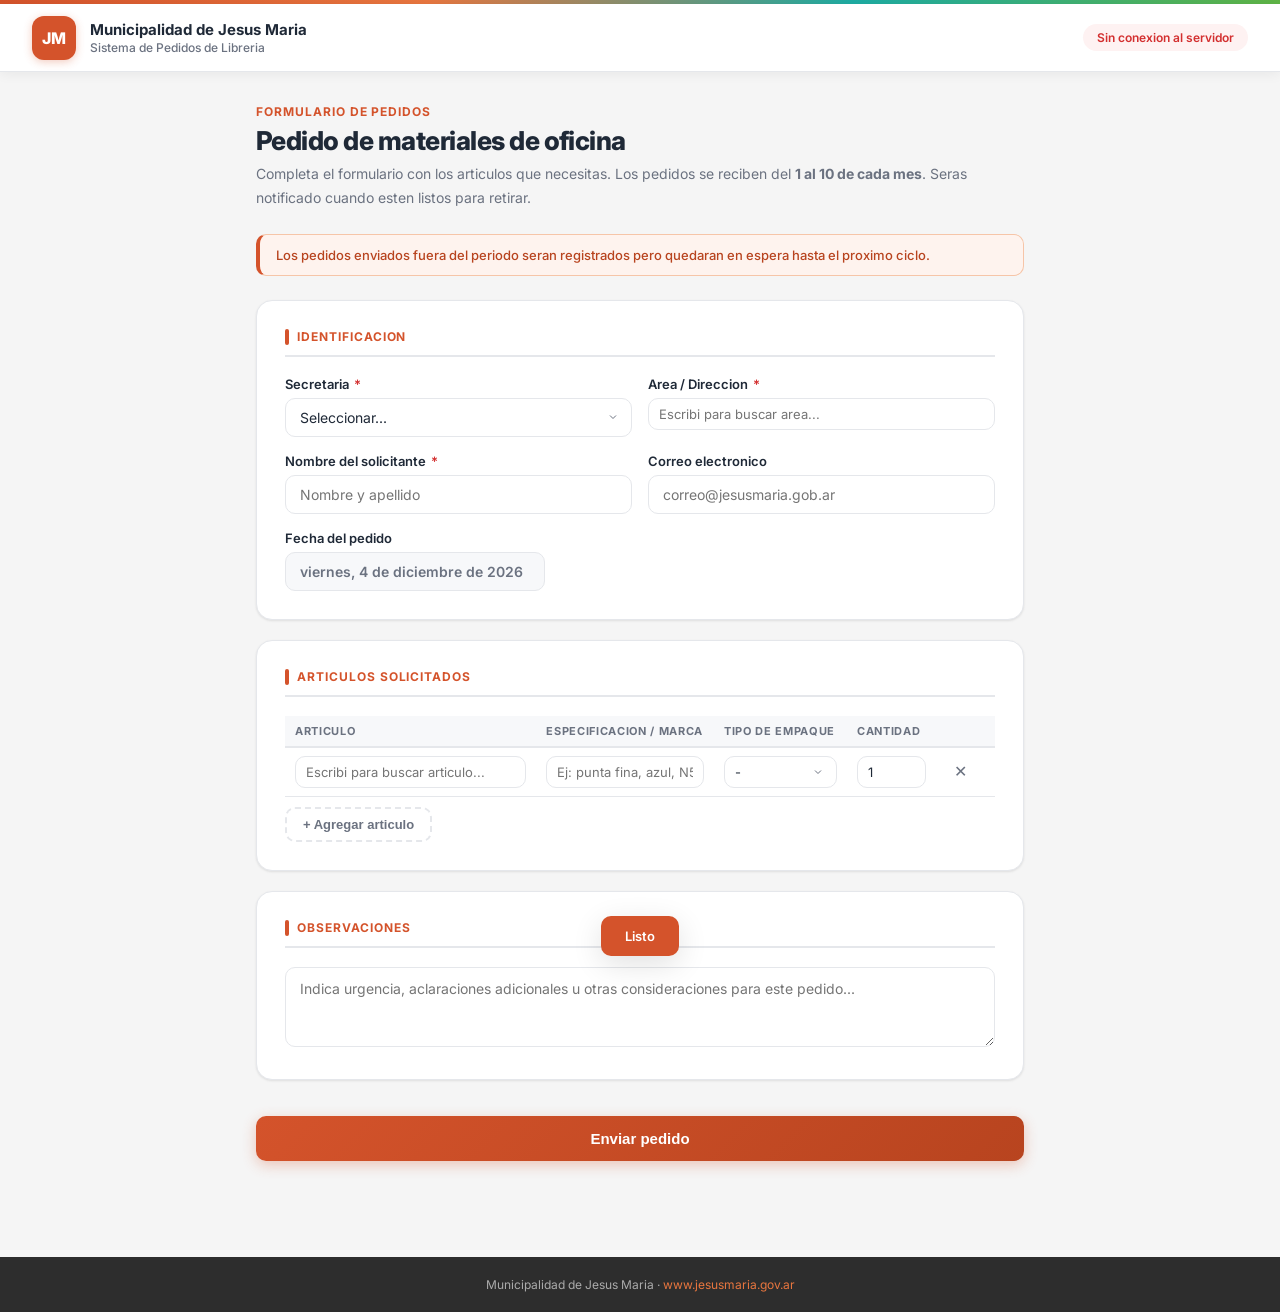
<file: formulario_pedidos index.html>
<!DOCTYPE html>
<html lang="es">
<head>
<meta charset="UTF-8" />
<meta name="viewport" content="width=device-width, initial-scale=1.0" />
<title>Pedido de Libreria - Municipalidad de Jesus Maria</title>
<meta property="og:title" content="Pedido de Libreria - Municipalidad de Jesus Maria" />
<meta property="og:description" content="Sistema de pedidos de materiales de oficina y libreria para la Municipalidad de Jesus Maria." />
<meta property="og:type" content="website" />
<meta name="description" content="Sistema de pedidos de materiales de oficina y libreria para la Municipalidad de Jesus Maria." />
<link href="https://fonts.googleapis.com/css2?family=Inter:wght@400;500;600;700;800&display=swap" rel="stylesheet">
<style>
  :root {
    --naranja:#D4532B;--naranja-oscuro:#B8441F;--naranja-claro:#E8763F;
    --naranja-bg:#FEF3EE;--naranja-border:#F6C5A8;
    --teal:#1DACA3;--teal-bg:#E6F8F7;--teal-border:#A3E0DC;
    --verde:#5FB445;--verde-bg:#EDF7E9;--verde-border:#B5D9A3;
    --rojo:#D32F2F;--rojo-bg:#FEF2F2;--rojo-border:#FFCDD2;
    --gris:#6B7280;--gris-claro:#F7F8FA;--gris-borde:#E5E7EB;
    --texto:#1F2937;--texto-sec:#6B7280;--blanco:#FFFFFF;
    --radio:10px;--radio-lg:16px;
    --sombra:0 1px 3px rgba(0,0,0,0.06),0 1px 2px rgba(0,0,0,0.04);
    --sombra-md:0 4px 16px rgba(0,0,0,0.08);
    --sombra-lg:0 8px 30px rgba(0,0,0,0.12);
  }
  *{box-sizing:border-box;margin:0;padding:0;}
  body{font-family:'Inter','Segoe UI',system-ui,sans-serif;background:#F5F5F5;color:var(--texto);font-size:15px;min-height:100vh;}
  .top-accent{height:4px;background:linear-gradient(90deg,var(--naranja),var(--naranja-claro),var(--teal),var(--verde));}
  .topbar{background:var(--blanco);padding:0 2rem;display:flex;align-items:center;justify-content:space-between;height:68px;position:sticky;top:0;z-index:100;box-shadow:0 2px 12px rgba(0,0,0,0.06);border-bottom:1px solid var(--gris-borde);}
  .topbar-left{display:flex;align-items:center;gap:14px;}
  .topbar-logo{width:44px;height:44px;border-radius:12px;background:var(--naranja);display:flex;align-items:center;justify-content:center;font-size:16px;font-weight:800;flex-shrink:0;color:white;box-shadow:0 2px 8px rgba(212,83,43,0.3);}
  .topbar-title{font-size:15px;font-weight:700;color:var(--texto);}
  .topbar-sub{font-size:12px;color:var(--texto-sec);margin-top:1px;font-weight:500;}
  .form-page{max-width:800px;margin:2rem auto;padding:0 1rem 3rem;}
  .form-header{margin-bottom:1.5rem;}
  .form-header .section-label{font-size:12px;font-weight:700;text-transform:uppercase;letter-spacing:0.08em;color:var(--naranja);margin-bottom:6px;}
  .form-header h1{font-size:26px;font-weight:800;color:var(--texto);letter-spacing:-0.02em;}
  .form-header p{font-size:14px;color:var(--texto-sec);margin-top:6px;line-height:1.7;}
  .notice{display:flex;align-items:center;gap:10px;background:var(--naranja-bg);border:1px solid var(--naranja-border);border-radius:var(--radio);padding:12px 16px;margin-bottom:1.5rem;font-size:13px;color:var(--naranja-oscuro);font-weight:500;border-left:4px solid var(--naranja);}
  .card{background:var(--blanco);border-radius:var(--radio-lg);border:1px solid var(--gris-borde);padding:1.75rem;margin-bottom:1.25rem;box-shadow:var(--sombra);}
  .card-title{font-size:12px;font-weight:700;color:var(--naranja);text-transform:uppercase;letter-spacing:0.08em;margin-bottom:1.2rem;padding-bottom:10px;border-bottom:2px solid var(--gris-borde);display:flex;align-items:center;gap:8px;}
  .card-title::before{content:'';width:4px;height:16px;background:var(--naranja);border-radius:2px;display:inline-block;}
  .grid-2{display:grid;grid-template-columns:1fr 1fr;gap:16px;}
  .field{margin-bottom:16px;}
  .field:last-child{margin-bottom:0;}
  label{display:block;font-size:13px;font-weight:600;color:var(--texto);margin-bottom:6px;}
  label .req{color:var(--rojo);margin-left:2px;}
  input[type=text],input[type=email],input[type=number],select,textarea{width:100%;padding:10px 14px;border:1.5px solid var(--gris-borde);border-radius:var(--radio);font-size:14px;font-family:inherit;color:var(--texto);background:var(--blanco);transition:border-color 0.2s,box-shadow 0.2s;outline:none;}
  input:focus,select:focus,textarea:focus{border-color:var(--naranja);box-shadow:0 0 0 3px rgba(212,83,43,0.1);}
  textarea{resize:vertical;min-height:80px;line-height:1.5;}
  select{appearance:none;background-image:url("data:image/svg+xml,%3Csvg xmlns='http://www.w3.org/2000/svg' width='12' height='12' viewBox='0 0 24 24' fill='none' stroke='%236b7280' stroke-width='2'%3E%3Cpolyline points='6 9 12 15 18 9'/%3E%3C/svg%3E");background-repeat:no-repeat;background-position:right 12px center;padding-right:32px;}
  .items-table{width:100%;border-collapse:collapse;font-size:13px;margin-bottom:10px;}
  .items-table th{text-align:left;font-size:11px;font-weight:700;color:var(--texto-sec);text-transform:uppercase;letter-spacing:0.06em;padding:8px 10px;background:var(--gris-claro);border-bottom:2px solid var(--gris-borde);}
  .items-table td{padding:8px 10px;border-bottom:1px solid var(--gris-borde);vertical-align:middle;}
  .items-table td select,.items-table td input{font-size:13px;padding:7px 10px;}
  .items-table td input[type=number]{max-width:80px;}
  .ac-wrap{position:relative;width:100%;}
  .ac-wrap input.ac-input{width:100%;padding:7px 10px;font-size:13px;border:1.5px solid var(--gris-borde);border-radius:var(--radio);font-family:inherit;color:var(--texto);background:var(--blanco);outline:none;transition:border-color 0.2s,box-shadow 0.2s;}
  .ac-wrap input.ac-input:focus{border-color:var(--naranja);box-shadow:0 0 0 3px rgba(212,83,43,0.1);}
  .ac-wrap input.ac-input.ac-selected{background:var(--verde-bg);border-color:var(--verde-border);}
  .ac-list{position:absolute;top:100%;left:0;right:0;background:white;border:1.5px solid var(--gris-borde);border-top:none;border-radius:0 0 var(--radio) var(--radio);max-height:220px;overflow-y:auto;z-index:50;box-shadow:var(--sombra-md);display:none;}
  .ac-list.open{display:block;}
  .ac-list .ac-item{padding:8px 12px;font-size:13px;cursor:pointer;border-bottom:1px solid var(--gris-borde);color:var(--texto);transition:background 0.1s;}
  .ac-list .ac-item:last-child{border-bottom:none;}
  .ac-list .ac-item:hover,.ac-list .ac-item.ac-active{background:var(--naranja-bg);color:var(--naranja);}
  .ac-list .ac-item mark{background:#FBBF24;color:var(--texto);border-radius:2px;padding:0 1px;}
  .ac-list .ac-empty{padding:12px;font-size:13px;color:var(--texto-sec);text-align:center;}
  .btn-icon{background:none;border:none;cursor:pointer;padding:5px 8px;border-radius:6px;color:var(--texto-sec);font-size:16px;line-height:1;transition:all 0.15s;}
  .btn-icon:hover{background:var(--rojo-bg);color:var(--rojo);}
  .btn-add{display:inline-flex;align-items:center;gap:6px;font-size:13px;font-weight:600;padding:8px 16px;border:2px dashed var(--gris-borde);border-radius:var(--radio);background:transparent;color:var(--texto-sec);cursor:pointer;transition:all 0.2s;}
  .btn-add:hover{border-color:var(--naranja);color:var(--naranja);background:var(--naranja-bg);}
  .btn-primary{display:inline-flex;align-items:center;justify-content:center;gap:8px;padding:14px 28px;background:linear-gradient(135deg,var(--naranja),var(--naranja-oscuro));color:white;border:none;border-radius:var(--radio);font-size:15px;font-weight:700;cursor:pointer;transition:all 0.2s;width:100%;margin-top:1rem;box-shadow:0 4px 14px rgba(212,83,43,0.3);}
  .btn-primary:hover{background:linear-gradient(135deg,var(--naranja-oscuro),#9A3A17);box-shadow:0 6px 20px rgba(212,83,43,0.4);transform:translateY(-1px);}
  .btn-primary:disabled{opacity:0.6;cursor:not-allowed;transform:none;box-shadow:none;}
  .success-panel{display:none;background:var(--verde-bg);border:1px solid var(--verde-border);border-radius:var(--radio-lg);padding:2.5rem;text-align:center;margin-top:1rem;box-shadow:var(--sombra-md);}
  .success-panel .icon{font-size:52px;margin-bottom:14px;}
  .success-panel h2{font-size:22px;font-weight:800;color:var(--verde);margin-bottom:10px;}
  .success-panel p{font-size:14px;color:var(--texto-sec);margin-bottom:1.5rem;line-height:1.6;}
  .btn-secondary{display:inline-flex;align-items:center;gap:6px;padding:10px 20px;border:1.5px solid var(--gris-borde);border-radius:var(--radio);background:white;color:var(--texto);font-size:13px;font-weight:600;cursor:pointer;transition:all 0.2s;}
  .btn-secondary:hover{background:var(--gris-claro);border-color:var(--naranja);color:var(--naranja);}
  .conn-bar{font-size:12px;padding:6px 14px;border-radius:20px;font-weight:600;display:inline-flex;align-items:center;gap:6px;}
  .conn-ok{background:var(--verde-bg);color:var(--verde);}
  .conn-err{background:var(--rojo-bg);color:var(--rojo);}
  .conn-wait{background:var(--naranja-bg);color:var(--naranja);}
  .toast{position:fixed;bottom:24px;left:50%;transform:translateX(-50%) translateY(80px);background:var(--naranja);color:white;padding:12px 24px;border-radius:var(--radio);font-size:13px;font-weight:600;display:flex;align-items:center;gap:8px;transition:transform 0.3s ease;z-index:999;pointer-events:none;box-shadow:var(--sombra-lg);white-space:nowrap;}
  .toast.show{transform:translateX(-50%) translateY(0);}
  .footer{background:#2D2D2D;color:rgba(255,255,255,0.6);text-align:center;padding:20px;font-size:12px;margin-top:3rem;}
  .footer a{color:var(--naranja-claro);text-decoration:none;}
  @media(max-width:640px){
    .grid-2{grid-template-columns:1fr;}
    .topbar{padding:0 1rem;height:60px;}
    .topbar-sub{display:none;}
    .items-table th:nth-child(3),.items-table td:nth-child(3){display:none;}
    .form-page{padding:0 0.75rem 2rem;margin-top:1.5rem;}
  }
</style>
</head>
<body>
<div class="top-accent"></div>
<div class="topbar">
  <div class="topbar-left">
    <div class="topbar-logo">JM</div>
    <div>
      <div class="topbar-title">Municipalidad de Jesus Maria</div>
      <div class="topbar-sub">Sistema de Pedidos de Libreria</div>
    </div>
  </div>
  <div id="conn-indicator" class="conn-bar conn-wait">Conectando...</div>
</div>

<div class="form-page">
  <div class="form-header">
    <div class="section-label">Formulario de pedidos</div>
    <h1>Pedido de materiales de oficina</h1>
    <p>Completa el formulario con los articulos que necesitas. Los pedidos se reciben del <strong>1 al 10 de cada mes</strong>. Seras notificado cuando esten listos para retirar.</p>
  </div>
  <div class="notice">Los pedidos enviados fuera del periodo seran registrados pero quedaran en espera hasta el proximo ciclo.</div>

  <div id="formulario-wrap">
    <div class="card">
      <div class="card-title">Identificacion</div>
      <div class="grid-2">
        <div class="field">
          <label>Secretaria <span class="req">*</span></label>
          <select id="f-secretaria">
            <option value="">Seleccionar...</option>
            <option>Intendencia</option>
            <option>Coordinacion de Gestion y Planificacion Estrategica</option>
            <option>Gobierno</option>
            <option>Promocion Humana</option>
            <option>Hacienda</option>
            <option>Asesoria Letrada</option>
          </select>
        </div>
        <div class="field">
          <label>Area / Direccion <span class="req">*</span></label>
          <div class="ac-wrap" id="ac-wrap-area">
            <input type="text" class="ac-input" id="f-area" placeholder="Escribi para buscar area..." autocomplete="off" data-value="" />
            <div class="ac-list" id="ac-list-area"></div>
          </div>
        </div>
      </div>
      <div class="grid-2">
        <div class="field">
          <label>Nombre del solicitante <span class="req">*</span></label>
          <input type="text" id="f-nombre" placeholder="Nombre y apellido" />
        </div>
        <div class="field">
          <label>Correo electronico</label>
          <input type="email" id="f-email" placeholder="correo@jesusmaria.gob.ar" />
        </div>
      </div>
      <div class="field" style="max-width:260px">
        <label>Fecha del pedido</label>
        <input type="text" id="f-fecha" readonly style="background:var(--gris-claro);color:var(--texto-sec);cursor:default;font-weight:600" />
      </div>
    </div>

    <div class="card">
      <div class="card-title">Articulos solicitados</div>
      <table class="items-table">
        <thead>
          <tr>
            <th style="width:34%">Articulo</th>
            <th style="width:24%">Especificacion / Marca</th>
            <th style="width:18%">Tipo de empaque</th>
            <th style="width:12%">Cantidad</th>
            <th style="width:8%"></th>
          </tr>
        </thead>
        <tbody id="items-body"></tbody>
      </table>
      <button class="btn-add" onclick="addItem()">+ Agregar articulo</button>
    </div>

    <div class="card">
      <div class="card-title">Observaciones</div>
      <textarea id="f-obs" placeholder="Indica urgencia, aclaraciones adicionales u otras consideraciones para este pedido..."></textarea>
    </div>

    <button class="btn-primary" id="btn-enviar" onclick="submitPedido()">Enviar pedido</button>
  </div>

  <div class="success-panel" id="success-panel">
    <div class="icon">&#10004;</div>
    <h2>Pedido enviado correctamente!</h2>
    <p>Tu pedido fue registrado y el area de compras lo recibira en breve.<br>Te avisaran cuando este listo para retirar.</p>
    <button class="btn-secondary" onclick="nuevoFormulario()">Hacer otro pedido</button>
  </div>
</div>

<div class="footer">Municipalidad de Jesus Maria &middot; <a href="https://www.jesusmaria.gov.ar" target="_blank">www.jesusmaria.gov.ar</a></div>
<div class="toast" id="toast"><span id="toast-msg">Listo</span></div>

<script>
// ════════════════════════════════════════════════
//  CONFIGURACION  ← PEGAR TU URL AQUI
// ════════════════════════════════════════════════
const SCRIPT_URL = 'https://script.google.com/macros/s/AKfycbwaPywYsHfWNq0o6W-U3GR5JrTRs15IjpmHXOa4GHquFh9fWYqyCzS8bWx0tfQbRDNPNg/exec'

// ════════════════════════════════════════════════
const AREAS = [
  'Agencia de Desarrollo Economico','Archivo','Bromatologia','Capital Humano - RRHH',
  'Compras','Control de Transito y Gestion de Riesgos','Direccion de Control de Gestion',
  'Direccion de Cultura','Direccion de Deporte','Direccion de Educacion',
  'Direccion de Innovacion y Modernizacion','Direccion de Politicas Sociales',
  'Direccion de Recursos Tributarios','Eventos y Promocion Institucional',
  'Gestion Ambiental, Higiene Urbana y Servicios Publicos','Inclusion (Ninez - Discapacidad)',
  'Intendencia','Mesa de Entrada','Obras Privadas','Obras Publicas','Participacion Ciudadana',
  'Salud y Calidad de Vida','Saneamiento','Sanidad Animal',
  'Secretaria de Coordinacion y Planificacion Estrategica','Secretaria de Desarrollo Urbano',
  'Secretaria de Gobierno','Secretaria de Hacienda','Secretaria de Promocion Humana',
  'Secretaria General','Sistemas','SubSecretaria de Gobierno','Tesoreria','Turismo',
  'Unidad de Politicas de Genero'
];

const CATALOGO_DEFAULT = [
  "1003042494 - Abrochadora","1003109375 - Abrojo","1003112199 - Acrilico decorativo * 200cc",
  "1003111967 - Acrilico decorativo * 50cc","1003047256 - Acuarela","1003112201 - Adhesivo mod podge * 200cc",
  "1003060232 - Adhesivo sintetico blanco","1003112203 - Adhesivo sintetico con glitter * 38 grs",
  "1003099679 - Adhesivo sintetico en barra","1003108641 - Adhesivo sintetico transparente",
  "1003033148 - Agenda","1003112309 - Aguja de coser a mano","1003112310 - Aguja para maquina de coser n 11",
  "1003112311 - Aguja para maquina de coser n 14","1003110988 - Alfiler con cabeza de metal niquelado",
  "1003064201 - Alfiler de gancho","1003094863 - Alfilere con cabeza colore","1003108083 - Almohadilla",
  "1003112202 - Antifaz de carton con elastico","1003110172 - Arcilla","1003111943 - Aro metalico para carpeta",
  "1003049739 - Asta de madera","1003107232 - Banda elastica latex","1003111936 - Banda para escolta",
  "1003111185 - Bandeja apilable con bisagra","1003083004 - Bandeja portapapeles metalica",
  "1003023798 - Bandera","1003106853 - Banderin de mano","1003110042 - Barra de silicona para pistola",
  "1003111968 - Base acrilica * 200cc","1003112175 - Bastidor de tela","1003112302 - Bengala de humo",
  "1003013765 - Bibliorato oficio reforzado","1003041968 - Block 24 hojas dibujo oficio",
  "1003020607 - Block 400 hojas cuadriculado","1003011783 - Block 48 hojas rayado",
  "1003080242 - Block de hojas para rotafolio","1003111942 - Block hojas de dibujo a5",
  "1003112271 - Block hojas oficio para acuarelas * 12 unidades","1003112206 - Bobina de papel sulfito",
  "1003112256 - Boligrafo color negro","1003103125 - Bolsa boutique de 25 * 35 cm",
  "1003112280 - Bolsa de celofan transparente 30cm * 45cm * 100 unidades",
  "1003112281 - Bolsa de tela mecanica 20 * 15 cm","1003108266 - Bolsa kraft c/manija",
  "1003112279 - Bolsa transparente p/ regalo 25cm * 25cm","1003075181 - Borrador para pizarra",
  "1003112207 - Brillantina * 4 grs","1003112205 - Brillantina * 8 grs","1003075231 - Broche aprieta papel",
  "1003109392 - Broche dorado n 4 mariposa * 100 un","1003082892 - Broche para abrochadora 10/50",
  "1003051338 - Broche para abrochadora 24/6","1003022629 - Caja archivo de carton triplex",
  "1003047247 - Caja archivo plastica","1003095934 - Caja de carton para archivo 26cm * 32cm * 45cm",
  "1003072650 - Caja de carton para regalo","1003112236 - Caja empanada micro * 100",
  "1003112306 - Calculadora cientifica","1003017828 - Calendario","1003112283 - Canica * 50 unidades",
  "1003018665 - Canutillo","1003050629 - Caratula para expediente","1003108946 - Carpeta a4 tapa transparente",
  "1003108357 - Carpeta colgante de carton","1003112266 - Carpeta colgante de plastico tamano oficio",
  "1003047961 - Carpeta oficio con compartimientos","1003060449 - Carpeta oficio tapa transparente",
  "1003038515 - Carpeta oficio de cartulina","1003111941 - Carton corrugado",
  "1003112286 - Carton gris 70cm* 100cm * 2.5mm","1003027344 - Cartulina",
  "1003110906 - Cera para contar billetes","1003057878 - Chinches * 100 un","1003112259 - Cinta bifaz",
  "1003045705 - Cinta correctora","1003057875 - Cinta de embalar 48 mm * 50 mt transparente",
  "1003112012 - Cinta falletina de 1.40 * 10 mtrs","1003112013 - Cinta falletina de 1.40 * 50 mtrs",
  "1003112210 - Cinta gross * 10mm","1003014978 - Cinta magica","1003072381 - Cinta ribbonette",
  "1003038530 - Cinta scotch pequena","1003112272 - Cinta scoth transparente 24 mm * 50 mtrs",
  "1003031148 - Clips metal n 4 * 100 un","1003107238 - Clips metal n 5 * 100 un",
  "1003058458 - Clips metal n 6 * 100 un","1003107239 - Clips metal n 8 * 100 un",
  "1003112294 - Colorante liquido * 50 cc","1003112304 - Compas escolar metalico de 115 mm",
  "1003015026 - Cordel porta credencial c/mosqueton","1003015635 - Crayones * 6 un",
  "1003051420 - Cuaderno 16*21 cm","1003088808 - Cuaderno forrado 9 * 14 cm con boligrafo",
  "1003051419 - Cuaderno oficio","1003112269 - Cuerina","1003111989 - Delineador vitral * 40cc",
  "1003042051 - Diccionario espanol-espanol","1003039494 - Diccionario espanol-ingles",
  "1003089097 - Elastico 6 mm * 100 mt","1003112261 - Escuadra de madera para modista * 60 cm",
  "1003112295 - Esencia liquida concentrada al agua * 500 cc","1003045130 - Etiqueta para lomo de bibliorato",
  "1003111978 - Exhibidor carpeta laminas decoupage * 80 motivos",
  "1003111980 - Exhibidor carpeta laminas sublimacion * 40 motivos",
  "1003111979 - Exhibidor carpeta stencil * 190 motivos","1003108087 - Fibra permanente",
  "1003004172 - Fibras * 12 un","1003108086 - Folio a4","1003035833 - Folio oficio",
  "1003112212 - Fotocopias","1003111990 - Gel para transferencia * 180cc","1003069148 - Gibre purpurina",
  "1003049204 - Globo","1003109373 - Globo pinata","1003082276 - Goma de borrar",
  "1003027206 - Goma eva","1003039059 - Goma eva estampada","1003112296 - Guillotina manual para papel",
  "1003112300 - Harina de madera de pino","1003112288 - Hilo cinta","1003067671 - Hilo de algodon 33 gr",
  "1003112273 - Hilo de algodon 40 gr","1003072385 - Hilo de coser","1003112312 - Hilo de filamento",
  "1003074549 - Hilo de nylon","1003112274 - Hilo de papel * 4mm * 100 mtrs",
  "1003112258 - Hilo polietileno 2.5 mm","1003038186 - Hilo sisal",
  "1003112305 - Hoja tamano rivadavia cuadriculada en paquete * 48","1003112001 - Iman 5 cm de diametro",
  "1003112265 - Kit * 12 pinceles punta chata","1003112263 - Kit * 12 pinceles punta redonda",
  "1003112264 - Kit * 6 pinceles punta chata","1003112262 - Kit * 6 pinceles punta redonda",
  "1003112291 - Kit de geometria escolar","1003112290 - Kit de geometria para pizarron de madera",
  "1003112276 - Kit*4 pinceletas punta chata","1003111974 - Laca poliuretanica 100 cc",
  "1003112120 - Lamina de acetato 50 * 70 cm","1003110624 - Lapicera azul trazo fino",
  "1003059051 - Lapicera azul trazo grueso","1003110625 - Lapicera negra trazo fino",
  "1003110623 - Lapicera negra trazo grueso","1003110622 - Lapicera roja trazo grueso",
  "1003110989 - Lapicera verde trazo fino","1003059053 - Lapiceras roja trazo fino",
  "1003061204 - Lapiz corrector","1003044223 - Lapiz de color * 12 un","1003049513 - Lapiz goma con escobilla",
  "1003003601 - Lapiz negro","1003005772 - Lapiz portamina","1003075949 - Lapiz portamina n 05",
  "1003112204 - Lentejuela cube 8 mm * 250 grs","1003112208 - Lentejuela cube 8 mm * 3 grs",
  "1003033189 - Libro artistico","1003105711 - Libro de actas * 100 folios",
  "1003023727 - Libro de actas * 200 folios","1003112260 - Libro de actas * 400 folios",
  "1003068231 - Libro de lectura infantil","1003072802 - Libro de texto",
  "1003111996 - Liquido para sublimar * 100cc","1003109687 - Maquillaje artistico",
  "1003045748 - Marcador al agua","1003048266 - Marcador al esmalte","1003110175 - Marcador indeleble",
  "1003033151 - Marcador para pizarra punta redonda","1003081340 - Microfibra",
  "1003081040 - Mina 0.5 mm p/portamina","1003112287 - Mini gomitas de pelo colores surtidos * 100",
  "1003111982 - Mod podge * 200 g","1003112297 - Molde para sahumerio cono invertido",
  "1003112298 - Molde para sahumerio esfera","1003112299 - Molde para sahumerio espiral",
  "1003111025 - Molinete de viento","1003042409 - Nepaco plastico * 50 un",
  "1003112301 - Nitrato de potasio polvo","1003014066 - Nota adhesiva 38*50 mm * 100 hojas",
  "1003051426 - Nota adhesiva 76*76 mm * 100 hojas","1003008880 - Nylon 1.40 mt 250 micrones",
  "1003112284 - Ojos moviles n 12 * 100 unidades","1003112285 - Ovillo de lana multicolor",
  "1003111988 - Oxido real * 3 ltrs","1003109835 - Palito de helado","1003021859 - Papel afiche",
  "1003112109 - Papel carbonico","1003072329 - Papel celofan","1003058282 - Papel crepe",
  "1003108609 - Papel de barrilete","1003004375 - Papel de forrar","1003021868 - Papel glace",
  "1003112292 - Papel grafiado","1003049247 - Papel madera","1003108976 - Papel para plotter",
  "1003108583 - Papel sulfito","1003111977 - Pasta de modelar * 200 cc","1003111976 - Pasta flexible * 200 cc",
  "1003111981 - Pasta petrea * 3 kgs","1003057161 - Perforadora","1003111951 - Pick up roller",
  "1003111991 - Pincel taponador n 10","1003111992 - Pincel taponador n 6",
  "1003111985 - Pintura vintage * 200 cc","1003111970 - Pintura vitral * 32cc",
  "1003035830 - Pistola para pegamento","1003112308 - Pizarra blanca 0.80 * 1 mt",
  "1003087491 - Pizarra blanca 1.20*0.90 mt","1003051431 - Pizarra blanca 1.20*1.50 mt",
  "1003038639 - Pizarra corcho","1003112209 - Plancha de corcho 45cm * 30cm * 4 mm",
  "1003112154 - Plancha de corcho 45cm * 60cm * 4 mm","1003075312 - Plancha de iman autoadhesivo a4",
  "1003065115 - Plancha de ojalillo","1003049245 - Plancha de plastico corrugado",
  "1003049669 - Plancha para plastificar","1003092169 - Plumas sinteticas * 50 un",
  "1003108864 - Porcelana fria","1003086906 - Porta block sujetador con tapa y clip a4",
  "1003097844 - Porta cinta scotch","1003112257 - Portataco","1003093679 - Pulsera de papel tyvek",
  "1003112211 - Pulsera magica fluo 22x3cm","1003035821 - Registro de asistencia escolar",
  "1003008818 - Regla","1003035013 - Repuesto de agenda","1003112303 - Repuesto de boligrafo",
  "1003038521 - Resaltador","1003107112 - Resma papel a3","1003011026 - Resma papel a4",
  "1003068351 - Resma papel legal","1003112275 - Resma papel obra","1003063983 - Rodillo entintador",
  "1003112278 - Rollo de elastico de embutir 1 cm (8mm) * 50 metros",
  "1003045380 - Rollo de papel p/maquina sumadora 57 mm","1003108088 - Rollo de papel p/maquina sumadora 60 mm",
  "1003080241 - Rotafolio con soporte","1003018119 - Rotulo adhesivo mediano s/renglon",
  "1003075946 - Saca gancho","1003052976 - Sacapuntas","1003032118 - Sello",
  "1003111995 - Sello bajo relieve","1003110221 - Senalador de pagina adhesivo de colores",
  "1003099470 - Separador cartulina a4","1003000719 - Separador cartulina oficio",
  "1003112277 - Sobre blanco a4 100gr","1003112000 - Sobre papel blanco 16*11.5 cm",
  "1003112289 - Sobre papel blanco 23,5 * 12 cm","1003112307 - Sobre papel madera 13 * 19 cm",
  "1003060241 - Sobre papel madera a4","1003108092 - Sobre papel madera doble oficio",
  "1003108091 - Sobre papel madera oficio","1003108093 - Sobre papel madera pequeno (19*24 cm)",
  "1003075311 - Tabla acrilica porta block a4","1003039812 - Tabla sujeta papeles",
  "1003033377 - Taco calendario","1003112213 - Tela friselina","1003027443 - Tela hule * 1.40 mt ancho",
  "1003032692 - Tempera","1003112267 - Test wppsi iv + rompecabezas de madera + cubos khos",
  "1003015869 - Tijera","1003019482 - Tinta para marcador","1003033745 - Tinta para sello",
  "1003082904 - Tiza blanca","1003108936 - Tiza de color","1003038667 - Trincheta (cutter)",
  "1003112293 - Varilla madera pino natural * 23 cm","1003112282 - Varilla porta globo * 50 unidades",
  "1003112270 - Vela","1003092827 - Vela de 200 gr","1003060472 - Vela de cumpleano",
  "1003112096 - Vela de noche blanca larga duracion 1.5 cm* 3.5 cm","1003112268 - Wisc v + cubos kohs"
];

let articulos = [...CATALOGO_DEFAULT];
let itemCount = 0;

async function apiCall(params) {
  const url = SCRIPT_URL + '?t=' + Date.now();
  const resp = await fetch(url, {
    method: 'POST',
    body: JSON.stringify(params)
  });
  return await resp.json();
}

async function init() {
  setConn('wait', 'Conectando...');
  try {
    const r = await apiCall({ action: 'get_catalogo' });
    if (r.ok && r.catalogo && r.catalogo.length) articulos = r.catalogo;
    setConn('ok', 'Conectado');
  } catch(e) {
    setConn('err', 'Sin conexion al servidor');
  }
  const hoy = new Date();
  document.getElementById('f-fecha').value =
    hoy.toLocaleDateString('es-AR', { weekday:'long', year:'numeric', month:'long', day:'numeric' });
  setupFieldAutocomplete('f-area','ac-list-area','ac-wrap-area', AREAS);
  addItem();
}

function setConn(type, msg) {
  const el = document.getElementById('conn-indicator');
  el.className = 'conn-bar conn-' + type;
  el.textContent = msg;
}

function addItem() {
  itemCount++;
  const id = itemCount;
  const tbody = document.getElementById('items-body');
  const tr = document.createElement('tr');
  tr.id = 'item-row-' + id;
  tr.innerHTML = `
    <td><div class="ac-wrap" id="ac-wrap-${id}">
      <input type="text" class="ac-input" placeholder="Escribi para buscar articulo..." autocomplete="off" data-value="" id="ac-input-${id}" />
      <div class="ac-list" id="ac-list-${id}"></div>
    </div></td>
    <td><input type="text" placeholder="Ej: punta fina, azul, N5..." /></td>
    <td><select>
      <option value="">-</option>
      <option>Unidad</option><option>Caja</option><option>Resma</option>
      <option>Pack</option><option>Rollo</option><option>Block</option>
      <option>Par</option><option>Set</option><option>Bolsa</option><option>Metro</option>
    </select></td>
    <td><input type="number" min="1" value="1" /></td>
    <td><button class="btn-icon" onclick="document.getElementById('item-row-${id}').remove()" title="Quitar">&#10005;</button></td>
  `;
  tbody.appendChild(tr);
  setupAutocomplete(id);
}

function setupFieldAutocomplete(inputId, listId, wrapId, options) {
  const input = document.getElementById(inputId);
  const list  = document.getElementById(listId);
  let activeIdx = -1;
  function renderList(query) {
    const q = query.toLowerCase().trim();
    let filtered = q ? options.filter(a => a.toLowerCase().includes(q)) : options;
    if (!filtered.length) { list.innerHTML = '<div class="ac-empty">No se encontraron resultados</div>'; list.classList.add('open'); return; }
    list.innerHTML = filtered.map((a,i) => {
      let display = a;
      if (q) { const idx = a.toLowerCase().indexOf(q); if (idx>=0) display = a.substring(0,idx)+'<mark>'+a.substring(idx,idx+q.length)+'</mark>'+a.substring(idx+q.length); }
      return `<div class="ac-item" data-value="${a.replace(/"/g,'&quot;')}">${display}</div>`;
    }).join('');
    list.classList.add('open'); activeIdx = -1;
  }
  function selectItem(v) { input.value=v; input.dataset.value=v; input.classList.add('ac-selected'); list.classList.remove('open'); }
  input.addEventListener('input', function(){ input.dataset.value=''; input.classList.remove('ac-selected'); renderList(this.value); });
  input.addEventListener('focus', function(){ renderList(this.value); });
  input.addEventListener('keydown', function(e){
    const items = list.querySelectorAll('.ac-item');
    if(e.key==='ArrowDown'){e.preventDefault();activeIdx=Math.min(activeIdx+1,items.length-1);items.forEach((el,i)=>el.classList.toggle('ac-active',i===activeIdx));if(items[activeIdx])items[activeIdx].scrollIntoView({block:'nearest'});}
    else if(e.key==='ArrowUp'){e.preventDefault();activeIdx=Math.max(activeIdx-1,0);items.forEach((el,i)=>el.classList.toggle('ac-active',i===activeIdx));if(items[activeIdx])items[activeIdx].scrollIntoView({block:'nearest'});}
    else if(e.key==='Enter'){e.preventDefault();if(activeIdx>=0&&items[activeIdx])selectItem(items[activeIdx].dataset.value);}
    else if(e.key==='Escape')list.classList.remove('open');
  });
  list.addEventListener('click', function(e){ const item=e.target.closest('.ac-item'); if(item)selectItem(item.dataset.value); });
  document.addEventListener('click', function(e){ if(!e.target.closest('#'+wrapId))list.classList.remove('open'); });
}

function setupAutocomplete(id) {
  const input = document.getElementById('ac-input-'+id);
  const list  = document.getElementById('ac-list-'+id);
  let activeIdx = -1;
  function renderList(query) {
    const q = query.toLowerCase().trim();
    let filtered = q ? articulos.filter(a=>a.toLowerCase().includes(q)) : articulos;
    if (!filtered.length) { list.innerHTML='<div class="ac-empty">No se encontraron articulos</div>'; list.classList.add('open'); return; }
    const maxShow = 50;
    list.innerHTML = filtered.slice(0,maxShow).map((a,i)=>{
      let display=a;
      if(q){const idx=a.toLowerCase().indexOf(q);if(idx>=0)display=a.substring(0,idx)+'<mark>'+a.substring(idx,idx+q.length)+'</mark>'+a.substring(idx+q.length);}
      return `<div class="ac-item" data-value="${a.replace(/"/g,'&quot;')}">${display}</div>`;
    }).join('');
    if(filtered.length>maxShow) list.innerHTML+=`<div class="ac-empty">...y ${filtered.length-maxShow} mas. Segui escribiendo.</div>`;
    list.classList.add('open'); activeIdx=-1;
  }
  function selectItem(v){ input.value=v; input.dataset.value=v; input.classList.add('ac-selected'); list.classList.remove('open'); }
  input.addEventListener('input',function(){ input.dataset.value=''; input.classList.remove('ac-selected'); renderList(this.value); });
  input.addEventListener('focus',function(){ renderList(this.value); });
  input.addEventListener('keydown',function(e){
    const items=list.querySelectorAll('.ac-item');
    if(e.key==='ArrowDown'){e.preventDefault();activeIdx=Math.min(activeIdx+1,items.length-1);items.forEach((el,i)=>el.classList.toggle('ac-active',i===activeIdx));if(items[activeIdx])items[activeIdx].scrollIntoView({block:'nearest'});}
    else if(e.key==='ArrowUp'){e.preventDefault();activeIdx=Math.max(activeIdx-1,0);items.forEach((el,i)=>el.classList.toggle('ac-active',i===activeIdx));if(items[activeIdx])items[activeIdx].scrollIntoView({block:'nearest'});}
    else if(e.key==='Enter'){e.preventDefault();if(activeIdx>=0&&items[activeIdx])selectItem(items[activeIdx].dataset.value);}
    else if(e.key==='Escape')list.classList.remove('open');
  });
  list.addEventListener('click',function(e){const item=e.target.closest('.ac-item');if(item)selectItem(item.dataset.value);});
  document.addEventListener('click',function(e){if(!e.target.closest('#ac-wrap-'+id))list.classList.remove('open');});
}

function getItems() {
  return [...document.querySelectorAll('#items-body tr')].reduce((acc,row)=>{
    const acInput = row.querySelector('.ac-input');
    const artValue = acInput ? acInput.dataset.value : '';
    const esp = row.querySelectorAll('input[type=text]')[1];
    const empaque = row.querySelector('select');
    const cant = row.querySelector('input[type=number]');
    if (artValue) acc.push({ articulo:artValue, especificacion:esp?.value||'', empaque:empaque?.value||'', cantidad:parseInt(cant?.value)||1 });
    return acc;
  }, []);
}

async function submitPedido() {
  const sec    = document.getElementById('f-secretaria').value;
  const area   = document.getElementById('f-area').dataset.value || '';
  const nombre = document.getElementById('f-nombre').value.trim();
  const email  = document.getElementById('f-email').value.trim();
  const obs    = document.getElementById('f-obs').value.trim();
  const items  = getItems();

  if (!sec)          { alert('Selecciona la Secretaria.'); return; }
  if (!area)         { alert('Selecciona el Area.'); return; }
  if (!nombre)       { alert('Ingresa el nombre del solicitante.'); return; }
  if (!items.length) { alert('Agrega al menos un articulo.'); return; }

  const btn = document.getElementById('btn-enviar');
  btn.disabled = true;
  btn.textContent = 'Guardando...';

  const now = new Date();
  try {
    const r = await apiCall({
      action: 'guardar_pedido',
      fecha:  now.toLocaleDateString('es-AR'),
      hora:   now.toLocaleTimeString('es-AR',{hour:'2-digit',minute:'2-digit'}),
      secretaria: sec, area, nombre, email, observaciones: obs,
      items: JSON.stringify(items)
    });
    btn.disabled = false;
    btn.textContent = 'Enviar pedido';
    if (r.ok) {
      document.getElementById('formulario-wrap').style.display = 'none';
      document.getElementById('success-panel').style.display   = 'block';
    } else {
      alert('Error al guardar: ' + (r.error || 'intenta de nuevo'));
    }
  } catch(e) {
    btn.disabled = false;
    btn.textContent = 'Enviar pedido';
    alert('Error de conexion. Verifica tu internet e intenta de nuevo.');
  }
}

function nuevoFormulario() {
  document.getElementById('formulario-wrap').style.display = 'block';
  document.getElementById('success-panel').style.display  = 'none';
  ['f-secretaria','f-nombre','f-email','f-obs'].forEach(id=>{
    const el=document.getElementById(id);
    el.tagName==='SELECT'?el.selectedIndex=0:el.value='';
  });
  const a=document.getElementById('f-area'); a.value=''; a.dataset.value=''; a.classList.remove('ac-selected');
  document.getElementById('items-body').innerHTML='';
  itemCount=0; addItem();
}

function showToast(msg){ const t=document.getElementById('toast'); document.getElementById('toast-msg').textContent=msg; t.classList.add('show'); setTimeout(()=>t.classList.remove('show'),3000); }

init();
</script>
</body>
</html>
</file>
